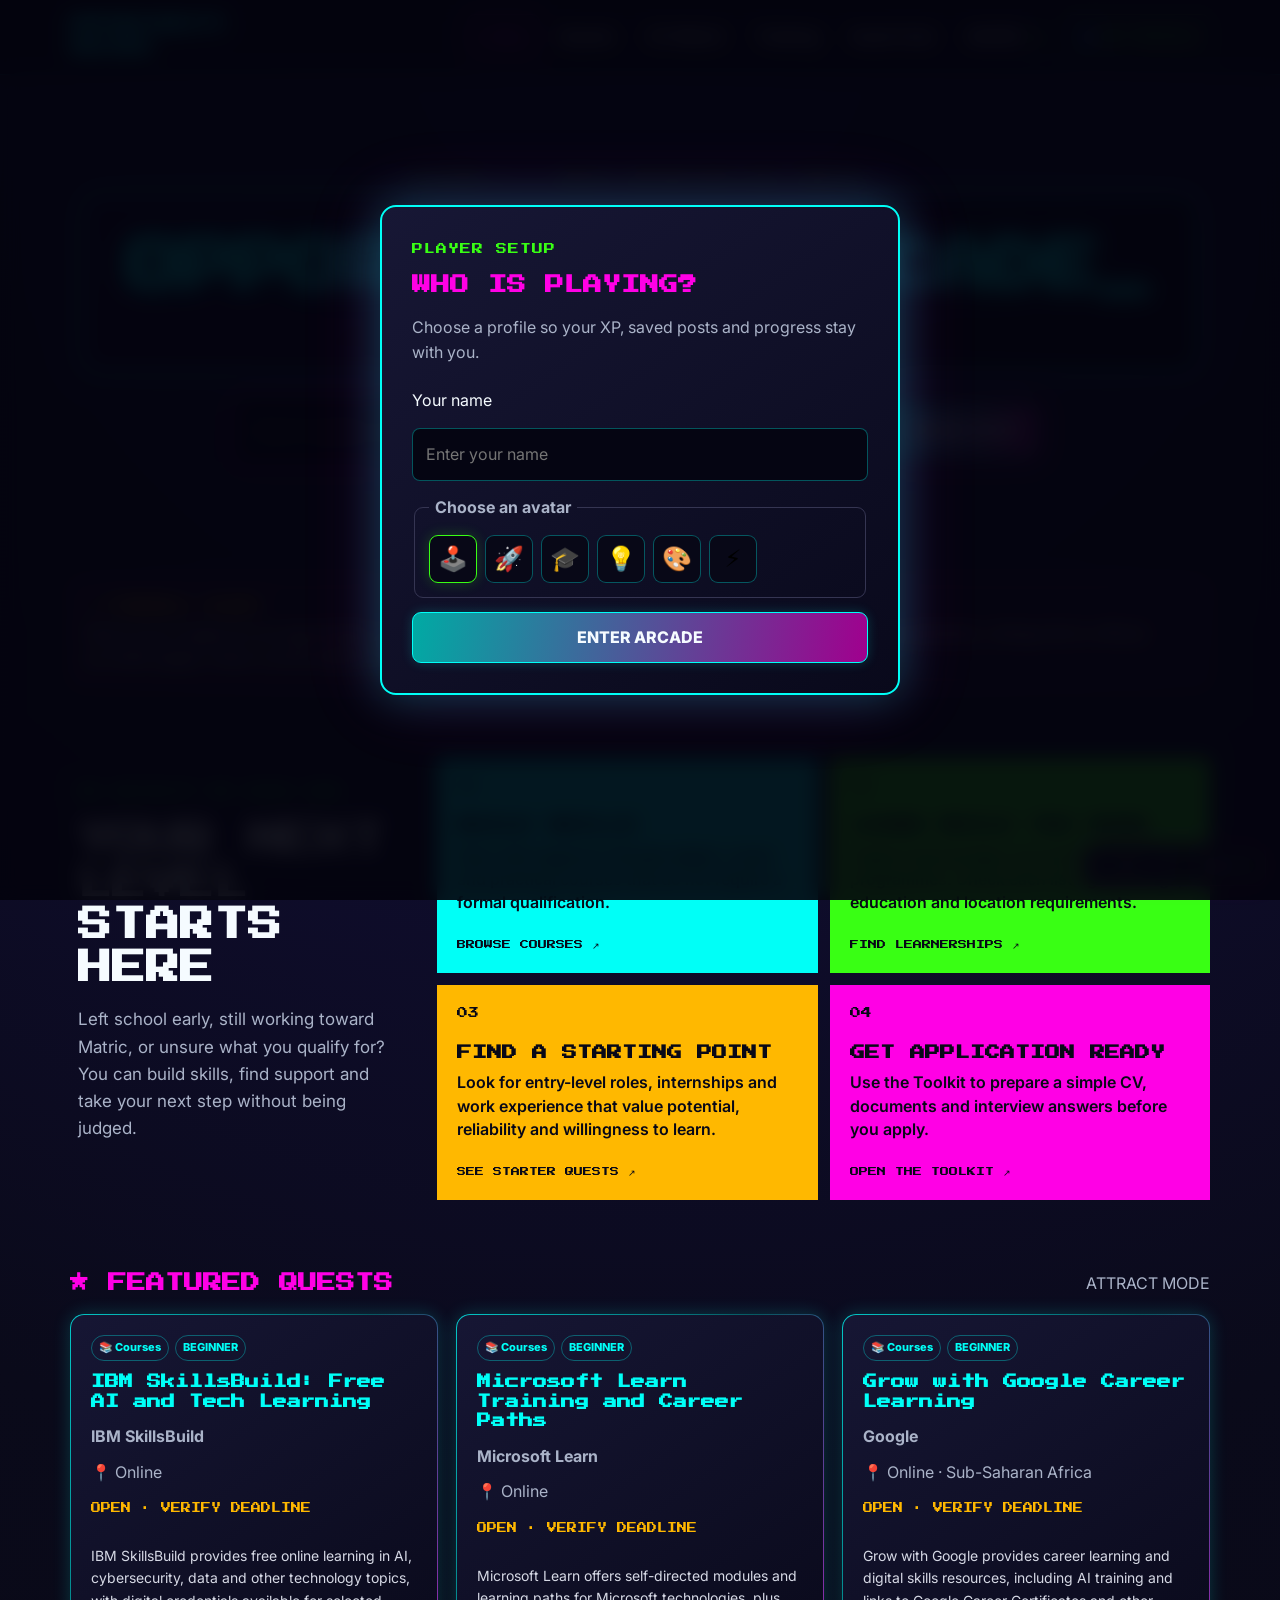
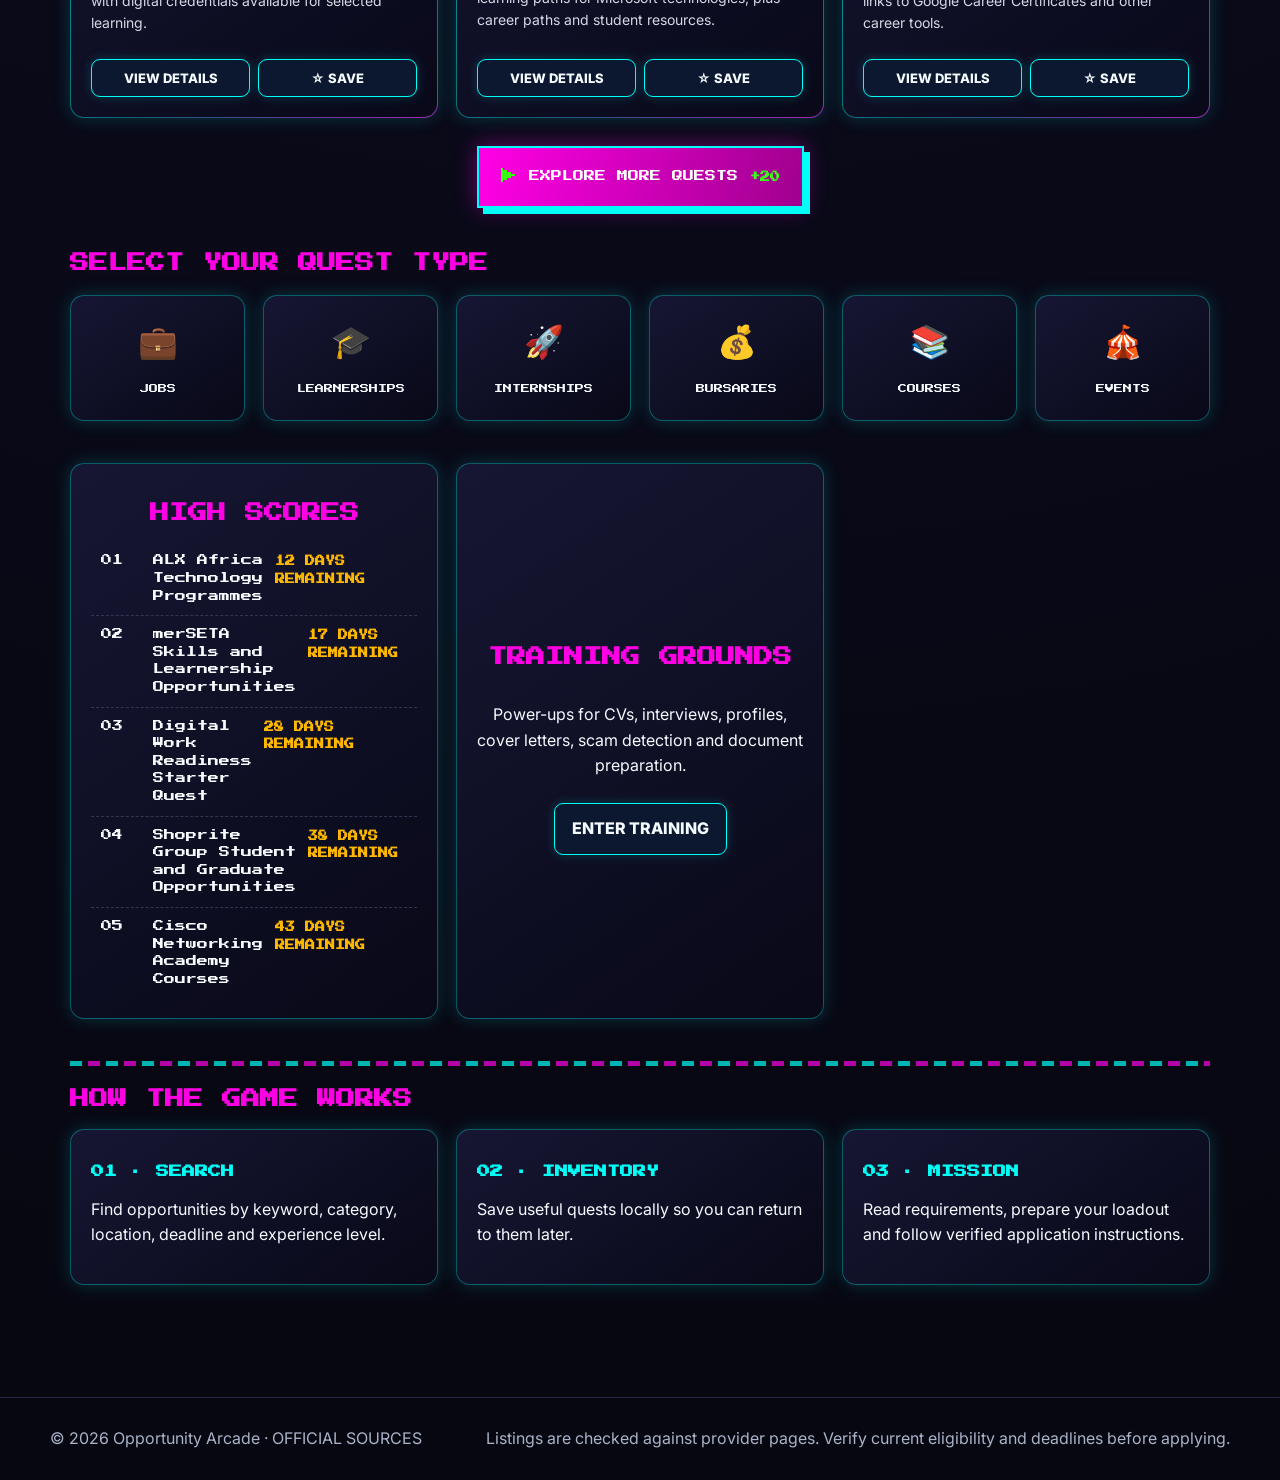
<file: index.html>
<!doctype html>
<html lang="en">
<head>
<meta charset="utf-8">
<meta name="viewport" content="width=device-width,initial-scale=1">
<meta name="description" content="Opportunity Arcade is a demo youth opportunities portal for young South Africans.">
<title>Arcade Lobby | Opportunity Arcade</title>
<link rel="preconnect" href="https://fonts.googleapis.com">
<link rel="preconnect" href="https://fonts.gstatic.com" crossorigin>
<link href="https://fonts.googleapis.com/css2?family=Inter:wght@400;600;700;800&family=Orbitron:wght@500;700&family=Press+Start+2P&display=swap" rel="stylesheet">
<link rel="stylesheet" href="css/styles.css"><link rel="stylesheet" href="css/arcade.css"><link rel="stylesheet" href="css/responsive.css">
</head><body><noscript><div class="alert danger" style="margin:10px">JavaScript is required for the interactive arcade features. Please enable JavaScript.</div></noscript>
<a class="skip-link" href="#main">Skip to content</a>
<header class="site-header"><nav class="nav" aria-label="Primary navigation">
<a class="brand" href="index.html">OPPORTUNITY<br>ARCADE</a>
<button class="menu-btn" aria-expanded="false" aria-controls="nav-links">☰ MENU</button>
<div class="nav-links" id="nav-links">
<a href="index.html" aria-current='page'>Lobby</a>
<a href="opportunities.html" >Quests</a>
<a href="career-match.html" >CV Match</a>
<a href="resources.html" >Training</a>
<a href="contact.html" >Insert Coin</a>
<a href="opportunities.html?saved=1">SAVED <span class="nav-count" id="saved-count">0</span></a>
<button id="profile-trigger" class="profile-trigger" type="button" aria-label="Open My Profile" aria-haspopup="dialog">👤 MY PROFILE</button>
</div></nav></header>
<div id="hud" class="hud" aria-live="polite"><span id="player-name">PLAYER 1</span> · XP <b id="hud-xp">0</b> · BADGES <b id="hud-badges">0</b></div>
<main id="main">
<section class="hero">
  <span class="eyebrow">PLAYER 1 // YOUTH OPPORTUNITIES PORTAL</span>
  <div class="marquee"><h1>OPPORTUNITY ARCADE</h1><p>Insert coin. Level up your future.</p></div>
  <div style="height:18px"></div>
  <form class="coin-search" action="opportunities.html" method="get" aria-label="Search opportunities">
    <label class="sr-only" for="home-search">Search opportunities</label>
    <input id="home-search" name="q" placeholder="Search quests, organisations or skills..." autocomplete="off">
    <button class="btn primary" type="submit">PRESS START</button>
  </form>
  <div style="display:flex;gap:10px;justify-content:center;flex-wrap:wrap;margin-top:16px">
    <a class="btn primary" href="opportunities.html">START GAME</a><a class="btn" href="opportunities.html?saved=1">SAVED POSTS <span class="nav-count" id="saved-count-hero">0</span></a>
  </div>
</section>
<div class="alert danger"><strong>⚠ FIREWALL ALERT</strong><br>Never pay to apply for an opportunity, never share passwords or OTPs, and verify organisations and links independently. Listings link to official provider pages; check current details before applying.</div>

<section class="section access-path" aria-labelledby="access-path-title">
<div class="access-path-intro"><span class="eyebrow">NO MATRIC? NO DEAD END.</span><h2 id="access-path-title">YOUR NEXT LEVEL STARTS HERE</h2><p>Left school early, still working toward Matric, or unsure what you qualify for? You can build skills, find support and take your next step without being judged.</p></div>
<div class="access-path-grid">
<a class="access-path-card access-cyan" href="opportunities.html?category=Courses"><span class="access-path-number">01</span><h3>BUILD SKILLS</h3><p>Start with beginner-friendly digital, career and practical courses that do not require a formal qualification.</p><span class="access-link">BROWSE COURSES ↗</span></a>
<a class="access-path-card access-lime" href="opportunities.html?category=Learnerships"><span class="access-path-number">02</span><h3>LEARN WHILE YOU WORK</h3><p>Explore learnerships and training programmes. Check each listing for its age, education and location requirements.</p><span class="access-link">FIND LEARNERSHIPS ↗</span></a>
<a class="access-path-card access-amber" href="opportunities.html?category=Jobs&amp;level=Beginner"><span class="access-path-number">03</span><h3>FIND A STARTING POINT</h3><p>Look for entry-level roles, internships and work experience that value potential, reliability and willingness to learn.</p><span class="access-link">SEE STARTER QUESTS ↗</span></a>
<a class="access-path-card access-magenta" href="resources.html"><span class="access-path-number">04</span><h3>GET APPLICATION READY</h3><p>Use the Toolkit to prepare a simple CV, documents and interview answers before you apply.</p><span class="access-link">OPEN THE TOOLKIT ↗</span></a>
</div>
</section>

<section class="section">
<div class="section-head"><h2>★ FEATURED QUESTS</h2><span class="muted">ATTRACT MODE</span></div>
<div id="featured" class="grid" aria-live="polite"></div>
<a class="explore-quests" href="opportunities.html"><span>▶</span> EXPLORE MORE QUESTS <b>+20</b></a>
</section>

<section class="section">
<div class="section-head"><h2>SELECT YOUR QUEST TYPE</h2></div>
<div class="grid category-grid">
<a class="tile" href="opportunities.html?category=Jobs"><span class="tile-icon">💼</span><span>JOBS</span></a>
<a class="tile" href="opportunities.html?category=Learnerships"><span class="tile-icon">🎓</span><span>LEARNERSHIPS</span></a>
<a class="tile" href="opportunities.html?category=Internships"><span class="tile-icon">🚀</span><span>INTERNSHIPS</span></a>
<a class="tile" href="opportunities.html?category=Bursaries"><span class="tile-icon">💰</span><span>BURSARIES</span></a>
<a class="tile" href="opportunities.html?category=Courses"><span class="tile-icon">📚</span><span>COURSES</span></a>
<a class="tile" href="opportunities.html?category=Career Events"><span class="tile-icon">🎪</span><span>EVENTS</span></a>
</div></section>

<section class="section grid home-panels">
<div class="card"><h2>HIGH SCORES</h2><div id="deadlines" class="highscores"></div></div>
<div class="card"><h2>TRAINING GROUNDS</h2><p>Power-ups for CVs, interviews, profiles, cover letters, scam detection and document preparation.</p><a class="btn" href="resources.html">ENTER TRAINING</a></div>
</section>

<section class="section">
<div class="pixel-divider"></div>
<h2>HOW THE GAME WORKS</h2>
<div class="grid">
<div class="card"><h3>01 · SEARCH</h3><p>Find opportunities by keyword, category, location, deadline and experience level.</p></div>
<div class="card"><h3>02 · INVENTORY</h3><p>Save useful quests locally so you can return to them later.</p></div>
<div class="card"><h3>03 · MISSION</h3><p>Read requirements, prepare your loadout and follow verified application instructions.</p></div>
</div></section>
</main><footer><div class="footer-inner"><span>© 2026 Opportunity Arcade · OFFICIAL SOURCES</span><span>Listings are checked against provider pages. Verify current eligibility and deadlines before applying.</span></div></footer>
<script src="js/app.js" defer></script><script src="js/home.js" defer></script><script src="js/render.js" defer></script>
</body></html>
</file>
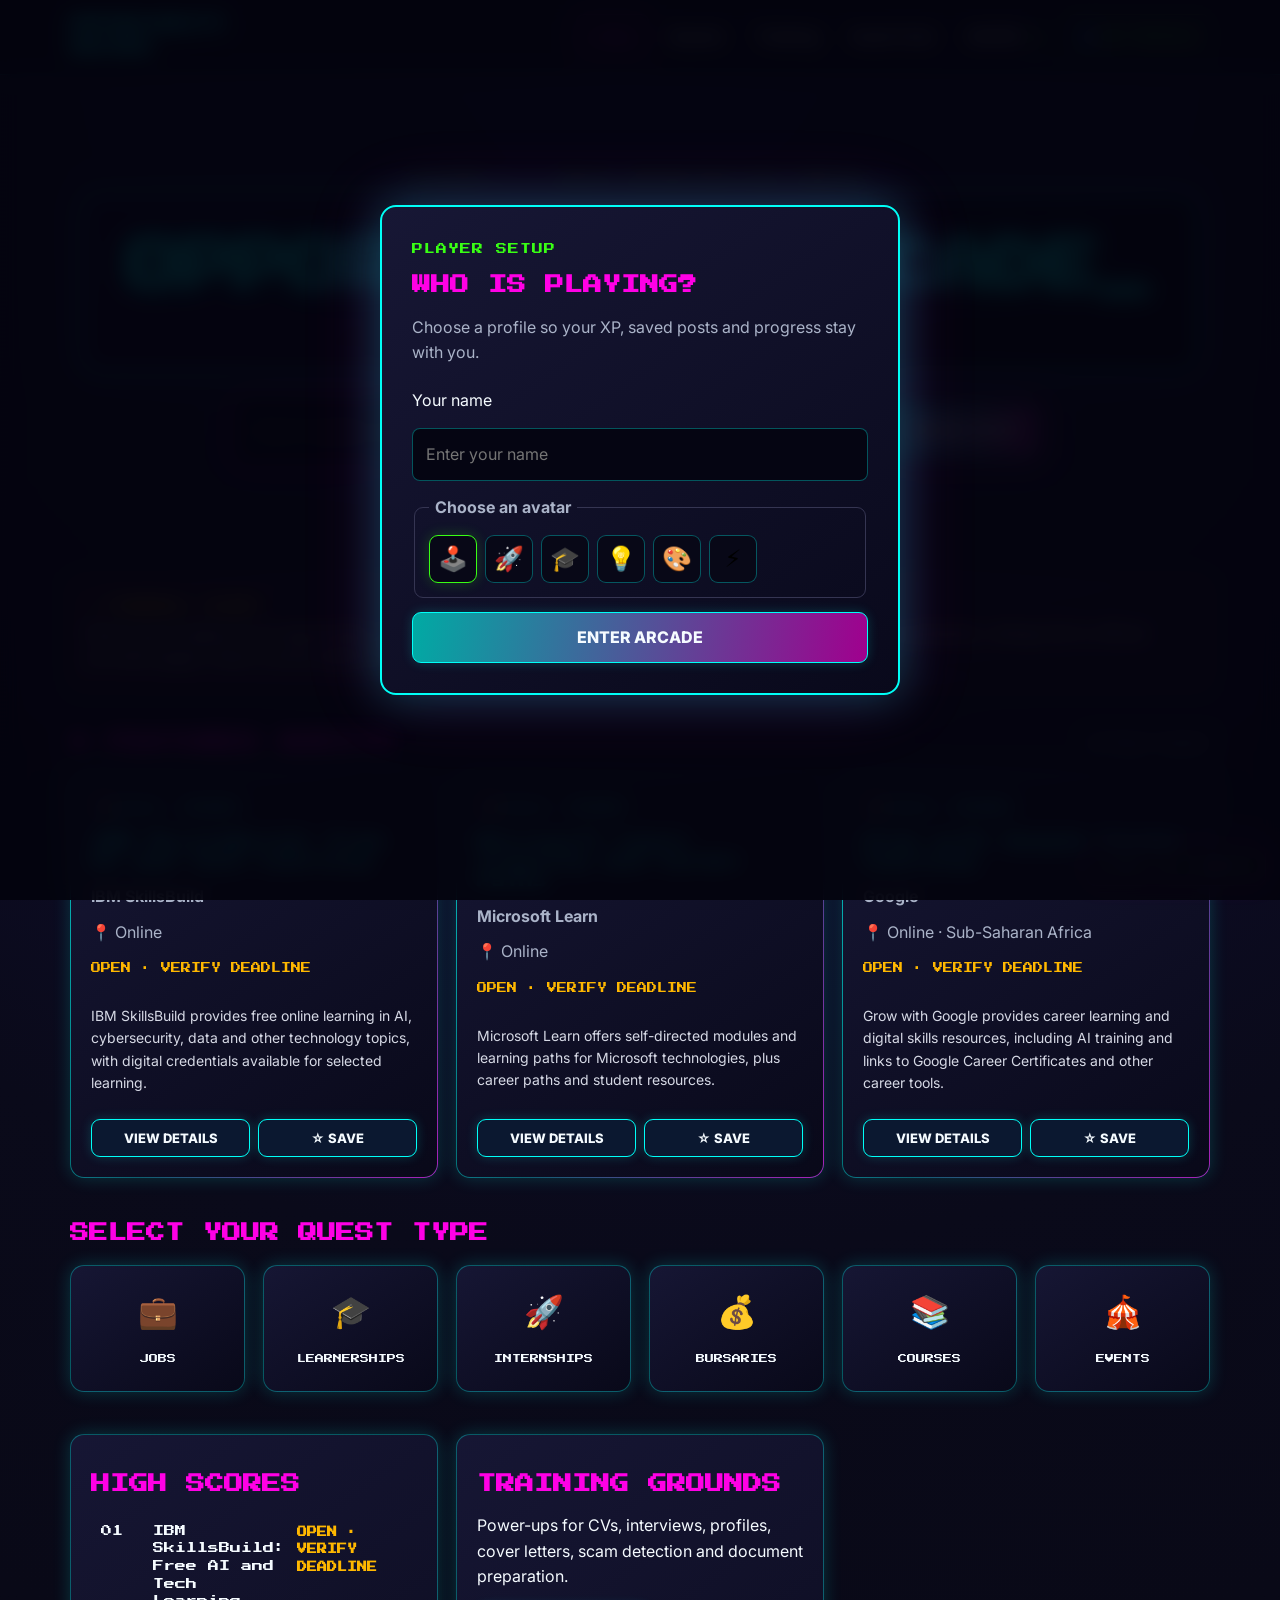
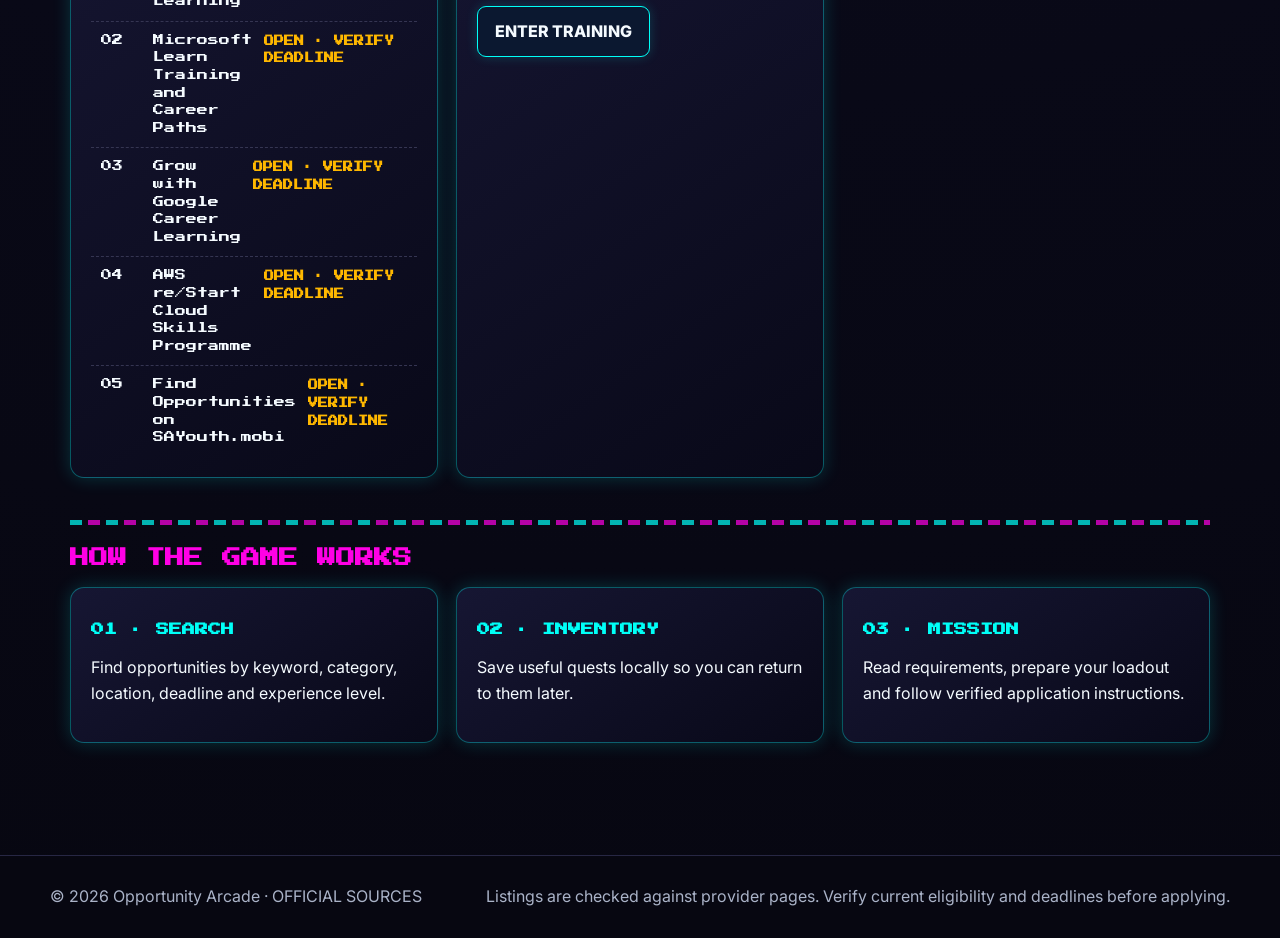
<file: opportunity-arcade/index.html>
<!doctype html>
<html lang="en">
<head>
<meta charset="utf-8">
<meta name="viewport" content="width=device-width,initial-scale=1">
<meta name="description" content="Opportunity Arcade is a demo youth opportunities portal for young South Africans.">
<title>Arcade Lobby | Opportunity Arcade</title>
<link rel="preconnect" href="https://fonts.googleapis.com">
<link rel="preconnect" href="https://fonts.gstatic.com" crossorigin>
<link href="https://fonts.googleapis.com/css2?family=Inter:wght@400;600;700;800&family=Orbitron:wght@500;700&family=Press+Start+2P&display=swap" rel="stylesheet">
<link rel="stylesheet" href="css/styles.css"><link rel="stylesheet" href="css/arcade.css"><link rel="stylesheet" href="css/responsive.css">
</head><body><noscript><div class="alert danger" style="margin:10px">JavaScript is required for the interactive arcade features. Please enable JavaScript.</div></noscript>
<a class="skip-link" href="#main">Skip to content</a>
<header class="site-header"><nav class="nav" aria-label="Primary navigation">
<a class="brand" href="index.html">OPPORTUNITY<br>ARCADE</a>
<button class="menu-btn" aria-expanded="false" aria-controls="nav-links">☰ MENU</button>
<div class="nav-links" id="nav-links">
<a href="index.html" aria-current='page'>Lobby</a>
<a href="opportunities.html" >Quests</a>
<a href="resources.html" >Training</a>
<a href="contact.html" >Insert Coin</a>
<a href="opportunities.html?saved=1">SAVED <span class="nav-count" id="saved-count">0</span></a>
<button id="profile-trigger" class="profile-trigger" type="button" aria-label="Open My Profile" aria-haspopup="dialog">👤 MY PROFILE</button>
</div></nav></header>
<div id="hud" class="hud" aria-live="polite"><span id="player-name">PLAYER 1</span> · XP <b id="hud-xp">0</b> · BADGES <b id="hud-badges">0</b></div>
<main id="main">
<section class="hero">
  <span class="eyebrow">PLAYER 1 // YOUTH OPPORTUNITIES PORTAL</span>
  <div class="marquee"><h1>OPPORTUNITY ARCADE</h1><p>Insert coin. Level up your future.</p></div>
  <div style="height:18px"></div>
  <form class="coin-search" action="opportunities.html" method="get" aria-label="Search opportunities">
    <label class="sr-only" for="home-search">Search opportunities</label>
    <input id="home-search" name="q" placeholder="Search quests, organisations or skills..." autocomplete="off">
    <button class="btn primary" type="submit">PRESS START</button>
  </form>
  <div style="display:flex;gap:10px;justify-content:center;flex-wrap:wrap;margin-top:16px">
    <a class="btn primary" href="opportunities.html">START GAME</a><a class="btn" href="opportunities.html?saved=1">SAVED POSTS <span class="nav-count" id="saved-count-hero">0</span></a>
  </div>
</section>
<div class="alert danger"><strong>⚠ FIREWALL ALERT</strong><br>Never pay to apply for an opportunity, never share passwords or OTPs, and verify organisations and links independently. Listings link to official provider pages; check current details before applying.</div>

<section class="section">
<div class="section-head"><h2>★ FEATURED QUESTS</h2><span class="muted">ATTRACT MODE</span></div>
<div id="featured" class="grid" aria-live="polite"></div>
</section>

<section class="section">
<div class="section-head"><h2>SELECT YOUR QUEST TYPE</h2></div>
<div class="grid category-grid">
<a class="tile" href="opportunities.html?category=Jobs"><span class="tile-icon">💼</span><span>JOBS</span></a>
<a class="tile" href="opportunities.html?category=Learnerships"><span class="tile-icon">🎓</span><span>LEARNERSHIPS</span></a>
<a class="tile" href="opportunities.html?category=Internships"><span class="tile-icon">🚀</span><span>INTERNSHIPS</span></a>
<a class="tile" href="opportunities.html?category=Bursaries"><span class="tile-icon">💰</span><span>BURSARIES</span></a>
<a class="tile" href="opportunities.html?category=Courses"><span class="tile-icon">📚</span><span>COURSES</span></a>
<a class="tile" href="opportunities.html?category=Career Events"><span class="tile-icon">🎪</span><span>EVENTS</span></a>
</div></section>

<section class="section grid">
<div class="card"><h2>HIGH SCORES</h2><div id="deadlines" class="highscores"></div></div>
<div class="card"><h2>TRAINING GROUNDS</h2><p>Power-ups for CVs, interviews, profiles, cover letters, scam detection and document preparation.</p><a class="btn" href="resources.html">ENTER TRAINING</a></div>
</section>

<section class="section">
<div class="pixel-divider"></div>
<h2>HOW THE GAME WORKS</h2>
<div class="grid">
<div class="card"><h3>01 · SEARCH</h3><p>Find opportunities by keyword, category, location, deadline and experience level.</p></div>
<div class="card"><h3>02 · INVENTORY</h3><p>Save useful quests locally so you can return to them later.</p></div>
<div class="card"><h3>03 · MISSION</h3><p>Read requirements, prepare your loadout and follow verified application instructions.</p></div>
</div></section>
</main><footer><div class="footer-inner"><span>© 2026 Opportunity Arcade · OFFICIAL SOURCES</span><span>Listings are checked against provider pages. Verify current eligibility and deadlines before applying.</span></div></footer>
<script src="js/app.js" defer></script><script src="js/home.js" defer></script><script src="js/render.js" defer></script>
</body></html>
</file>
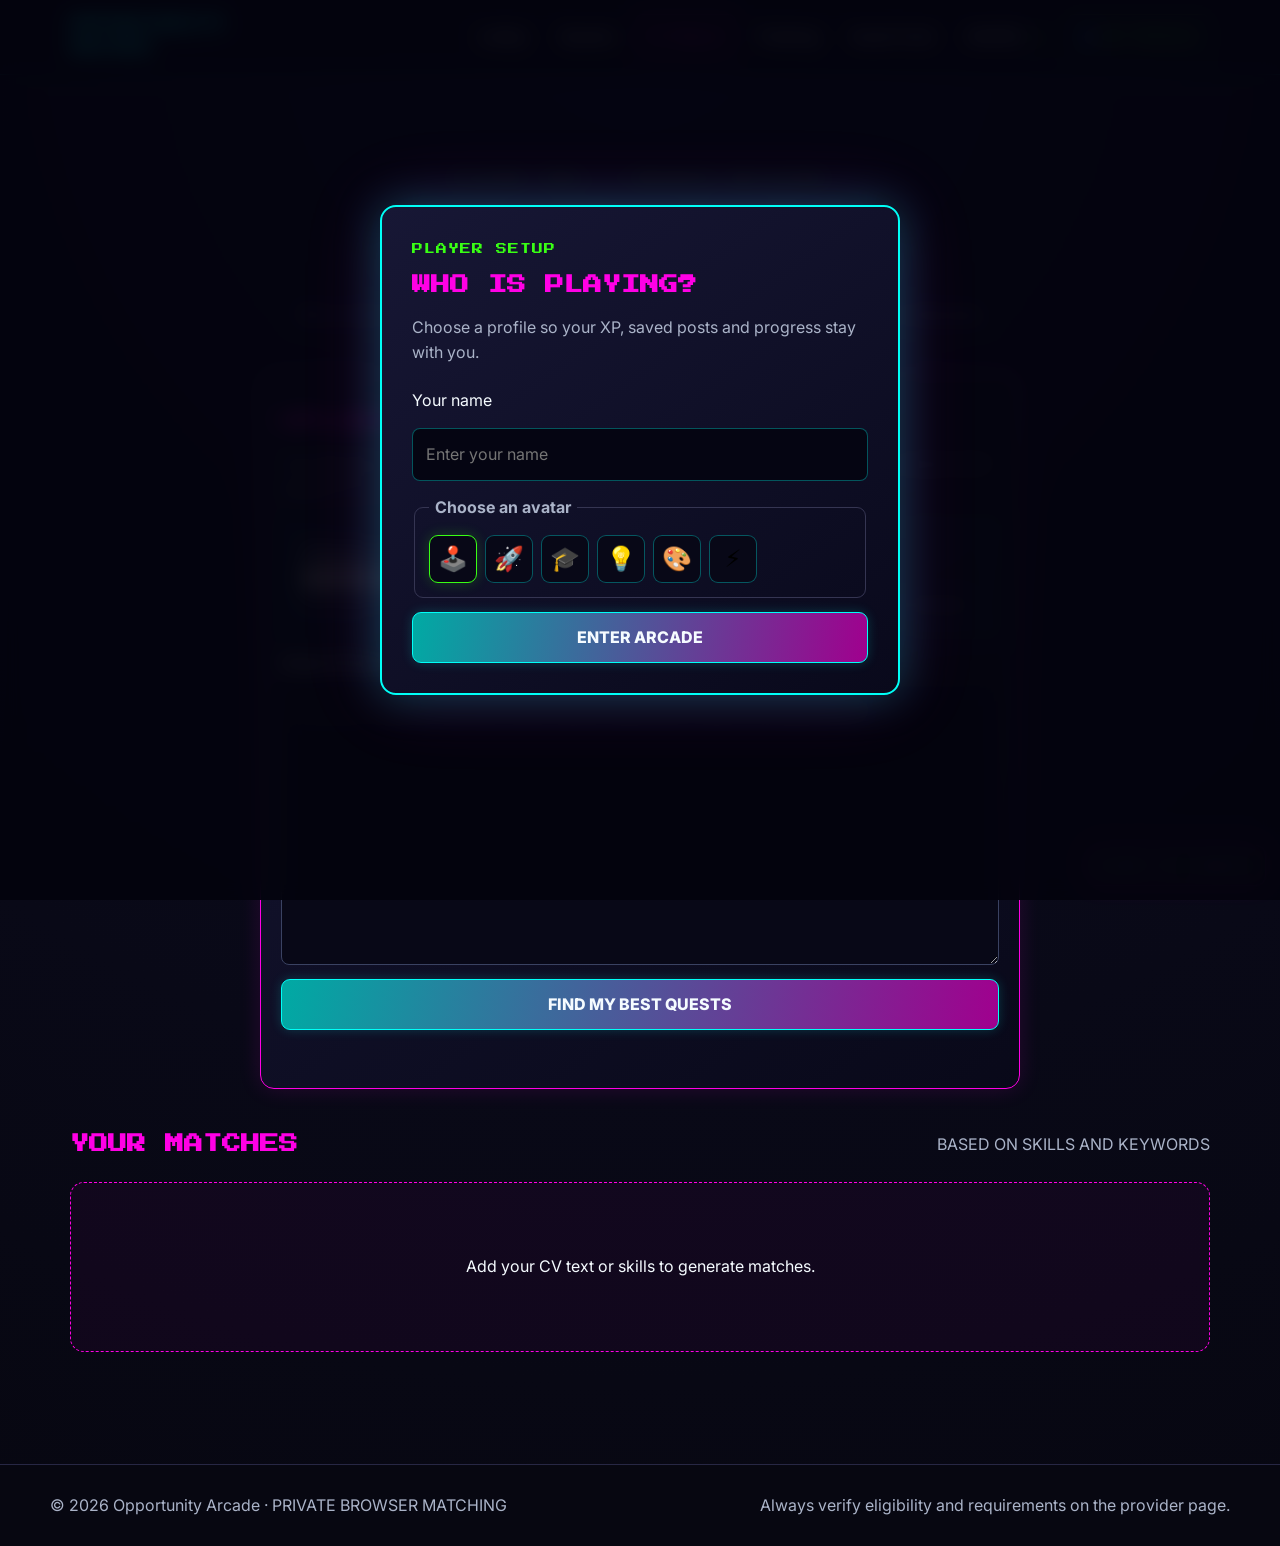
<file: career-match.html>
<!doctype html>
<html lang="en">
<head>
<meta charset="utf-8">
<meta name="viewport" content="width=device-width,initial-scale=1">
<meta name="description" content="Find Opportunity Arcade quests that match your CV and skills.">
<title>CV Match | Opportunity Arcade</title>
<link rel="preconnect" href="https://fonts.googleapis.com">
<link rel="preconnect" href="https://fonts.gstatic.com" crossorigin>
<link href="https://fonts.googleapis.com/css2?family=Inter:wght@400;600;700;800&family=Orbitron:wght@500;700&family=Press+Start+2P&display=swap" rel="stylesheet">
<link rel="stylesheet" href="css/styles.css"><link rel="stylesheet" href="css/arcade.css"><link rel="stylesheet" href="css/responsive.css">
</head><body><noscript><div class="alert danger" style="margin:10px">JavaScript is required for CV matching.</div></noscript>
<a class="skip-link" href="#main">Skip to content</a>
<header class="site-header"><nav class="nav" aria-label="Primary navigation">
<a class="brand" href="index.html">OPPORTUNITY<br>ARCADE</a>
<button class="menu-btn" aria-expanded="false" aria-controls="nav-links">☰ MENU</button>
<div class="nav-links" id="nav-links">
<a href="index.html">Lobby</a><a href="opportunities.html">Quests</a><a href="career-match.html" aria-current="page">CV Match</a><a href="resources.html">Training</a><a href="contact.html">Insert Coin</a><a href="opportunities.html?saved=1">SAVED <span class="nav-count" id="saved-count">0</span></a><button id="profile-trigger" class="profile-trigger" type="button" aria-label="Open My Profile" aria-haspopup="dialog">👤 MY PROFILE</button>
</div></nav></header>
<div id="hud" class="hud" aria-live="polite"><span id="player-name">PLAYER 1</span> · XP <b id="hud-xp">0</b> · BADGES <b id="hud-badges">0</b></div>
<main id="main">
<section class="hero"><span class="eyebrow">PLAYER TOOL // PRIVATE MATCHING</span><h1>CV Match</h1><p>Tell us what you can do and find quests that fit your skills, experience and interests.</p></section>
<section class="card arcade-panel match-form">
<h2>UPLOAD YOUR CV</h2><p class="muted">Your file stays in this browser. Nothing is uploaded to a server. For the best match, upload a text-based CV or paste its text below.</p>
<form id="match-form"><div class="match-upload"><label for="cv-file"><strong>Choose a CV file</strong></label><input id="cv-file" type="file" accept=".txt,.md,.pdf,.doc,.docx" aria-describedby="file-help"><small id="file-help" class="muted">PDF and Word files can be selected; paste the text below if their contents cannot be read in your browser.</small></div><div class="field"><label for="cv-text">Paste CV text or add your skills</label><textarea id="cv-text" class="textarea" rows="10" placeholder="Example: customer service, Excel, Python, teamwork, matric, driving licence..."></textarea></div><button class="btn primary" type="submit">FIND MY BEST QUESTS</button><div id="match-status" class="match-status" aria-live="polite"></div></form>
</section>
<section class="section"><div class="section-head"><h2 id="match-title">YOUR MATCHES</h2><span class="muted">BASED ON SKILLS AND KEYWORDS</span></div><div id="match-results" class="match-results"><div class="empty"><p>Add your CV text or skills to generate matches.</p></div></div></section>
</main><footer><div class="footer-inner"><span>© 2026 Opportunity Arcade · PRIVATE BROWSER MATCHING</span><span>Always verify eligibility and requirements on the provider page.</span></div></footer>
<script src="js/app.js" defer></script><script src="js/match.js" defer></script>
</body></html>
</file>
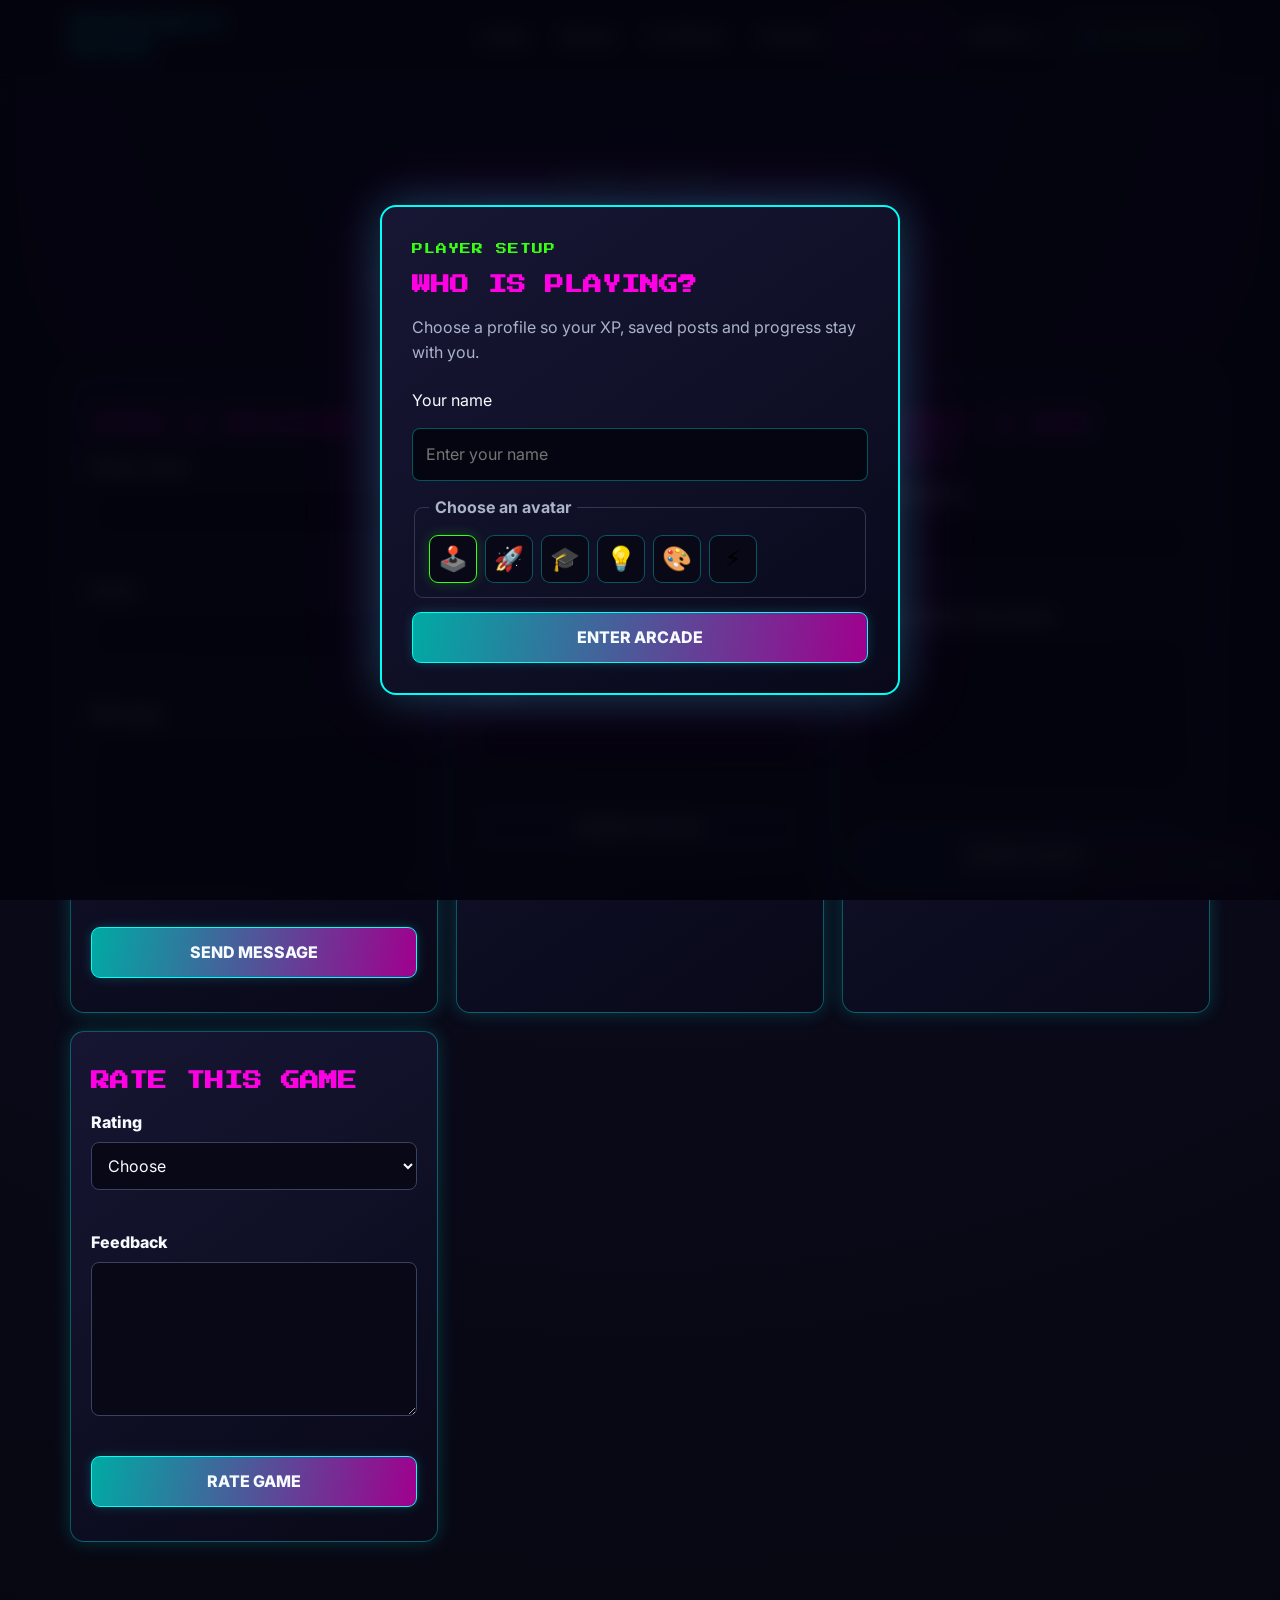
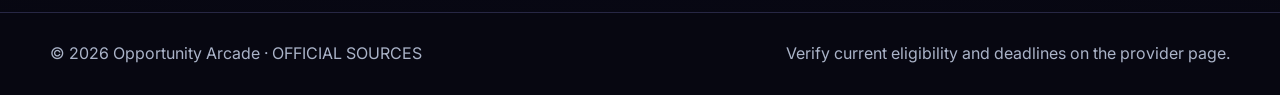
<file: contact.html>
<!doctype html>
<html lang="en">
<head>
<meta charset="utf-8">
<meta name="viewport" content="width=device-width,initial-scale=1">
<meta name="description" content="Opportunity Arcade is a demo youth opportunities portal for young South Africans.">
<title>Insert Coin | Opportunity Arcade</title>
<link rel="preconnect" href="https://fonts.googleapis.com">
<link rel="preconnect" href="https://fonts.gstatic.com" crossorigin>
<link href="https://fonts.googleapis.com/css2?family=Inter:wght@400;600;700;800&family=Orbitron:wght@500;700&family=Press+Start+2P&display=swap" rel="stylesheet">
<link rel="stylesheet" href="css/styles.css"><link rel="stylesheet" href="css/arcade.css"><link rel="stylesheet" href="css/responsive.css">
</head><body><noscript><div class="alert danger" style="margin:10px">JavaScript is required for the interactive arcade features. Please enable JavaScript.</div></noscript>
<a class="skip-link" href="#main">Skip to content</a>
<header class="site-header"><nav class="nav" aria-label="Primary navigation">
<a class="brand" href="index.html">OPPORTUNITY<br>ARCADE</a>
<button class="menu-btn" aria-expanded="false" aria-controls="nav-links">☰ MENU</button>
<div class="nav-links" id="nav-links">
<a href="index.html" >Lobby</a>
<a href="opportunities.html" >Quests</a>
<a href="career-match.html" >CV Match</a>
<a href="resources.html" >Training</a>
<a href="contact.html" aria-current='page'>Insert Coin</a>
<a href="opportunities.html?saved=1">SAVED <span class="nav-count" id="saved-count">0</span></a>
<button id="profile-trigger" class="profile-trigger" type="button" aria-label="Open My Profile" aria-haspopup="dialog">👤 MY PROFILE</button>
</div></nav></header>
<div id="hud" class="hud" aria-live="polite"><span id="player-name">PLAYER 1</span> · XP <b id="hud-xp">0</b> · BADGES <b id="hud-badges">0</b></div>
<main id="main">
<section class="hero"><span class="eyebrow">PLAYER SUPPORT</span><h1 style="font-size:28px">INSERT COIN</h1><p>Send a message, report a glitch, suggest a quest or rate the game.</p><a class="btn small" href="career-match.html">CV Match</a></section>
<div class="grid">
<article class="card"><h2>SEND A MESSAGE</h2><form class="contact-form" data-form-type="enquiry"><div class="field"><label for="name1">Player name</label><input id="name1" name="name" class="input" required><small class="error"></small></div><div class="field"><label for="email1">Email</label><input id="email1" name="email" type="email" class="input" required><small class="error"></small></div><div class="field"><label for="message1">Message</label><textarea id="message1" name="message" class="textarea" rows="5" required minlength="10"></textarea><small class="error"></small></div><button class="btn primary" type="submit">SEND MESSAGE</button><div class="form-status"></div></form></article>
<article class="card"><h2>REPORT A GLITCH</h2><form class="contact-form" data-form-type="report"><div class="field"><label for="report">What is incorrect or expired?</label><textarea id="report" name="message" class="textarea" rows="5" required minlength="10"></textarea><small class="error"></small></div><div class="field"><label for="email2">Email</label><input id="email2" name="email" type="email" class="input" required><small class="error"></small></div><button class="btn danger" type="submit">REPORT GLITCH</button><div class="form-status"></div></form></article>
<article class="card"><h2>SUBMIT A NEW QUEST</h2><form class="contact-form" data-form-type="suggest"><div class="field"><label for="org">Organisation</label><input id="org" name="organisation" class="input" required><small class="error"></small></div><div class="field"><label for="quest">Opportunity information</label><textarea id="quest" name="message" class="textarea" rows="5" required minlength="10"></textarea><small class="error"></small></div><button class="btn" type="submit">SUBMIT QUEST</button><div class="form-status"></div></form></article>
<article class="card"><h2>RATE THIS GAME</h2><form class="contact-form" data-form-type="feedback"><div class="field"><label for="rating">Rating</label><select id="rating" name="rating" class="select" required><option value="">Choose</option><option>5 - Excellent</option><option>4 - Good</option><option>3 - Okay</option><option>2 - Needs work</option><option>1 - Poor</option></select><small class="error"></small></div><div class="field"><label for="feedback">Feedback</label><textarea id="feedback" name="message" class="textarea" rows="5" required minlength="10"></textarea><small class="error"></small></div><button class="btn primary" type="submit">RATE GAME</button><div class="form-status"></div></form></article>
</div>
</main><footer><div class="footer-inner"><span>© 2026 Opportunity Arcade · OFFICIAL SOURCES</span><span>Verify current eligibility and deadlines on the provider page.</span></div></footer>
<script src="js/app.js" defer></script><script src="js/validation.js" defer></script>
</body></html>
</file>
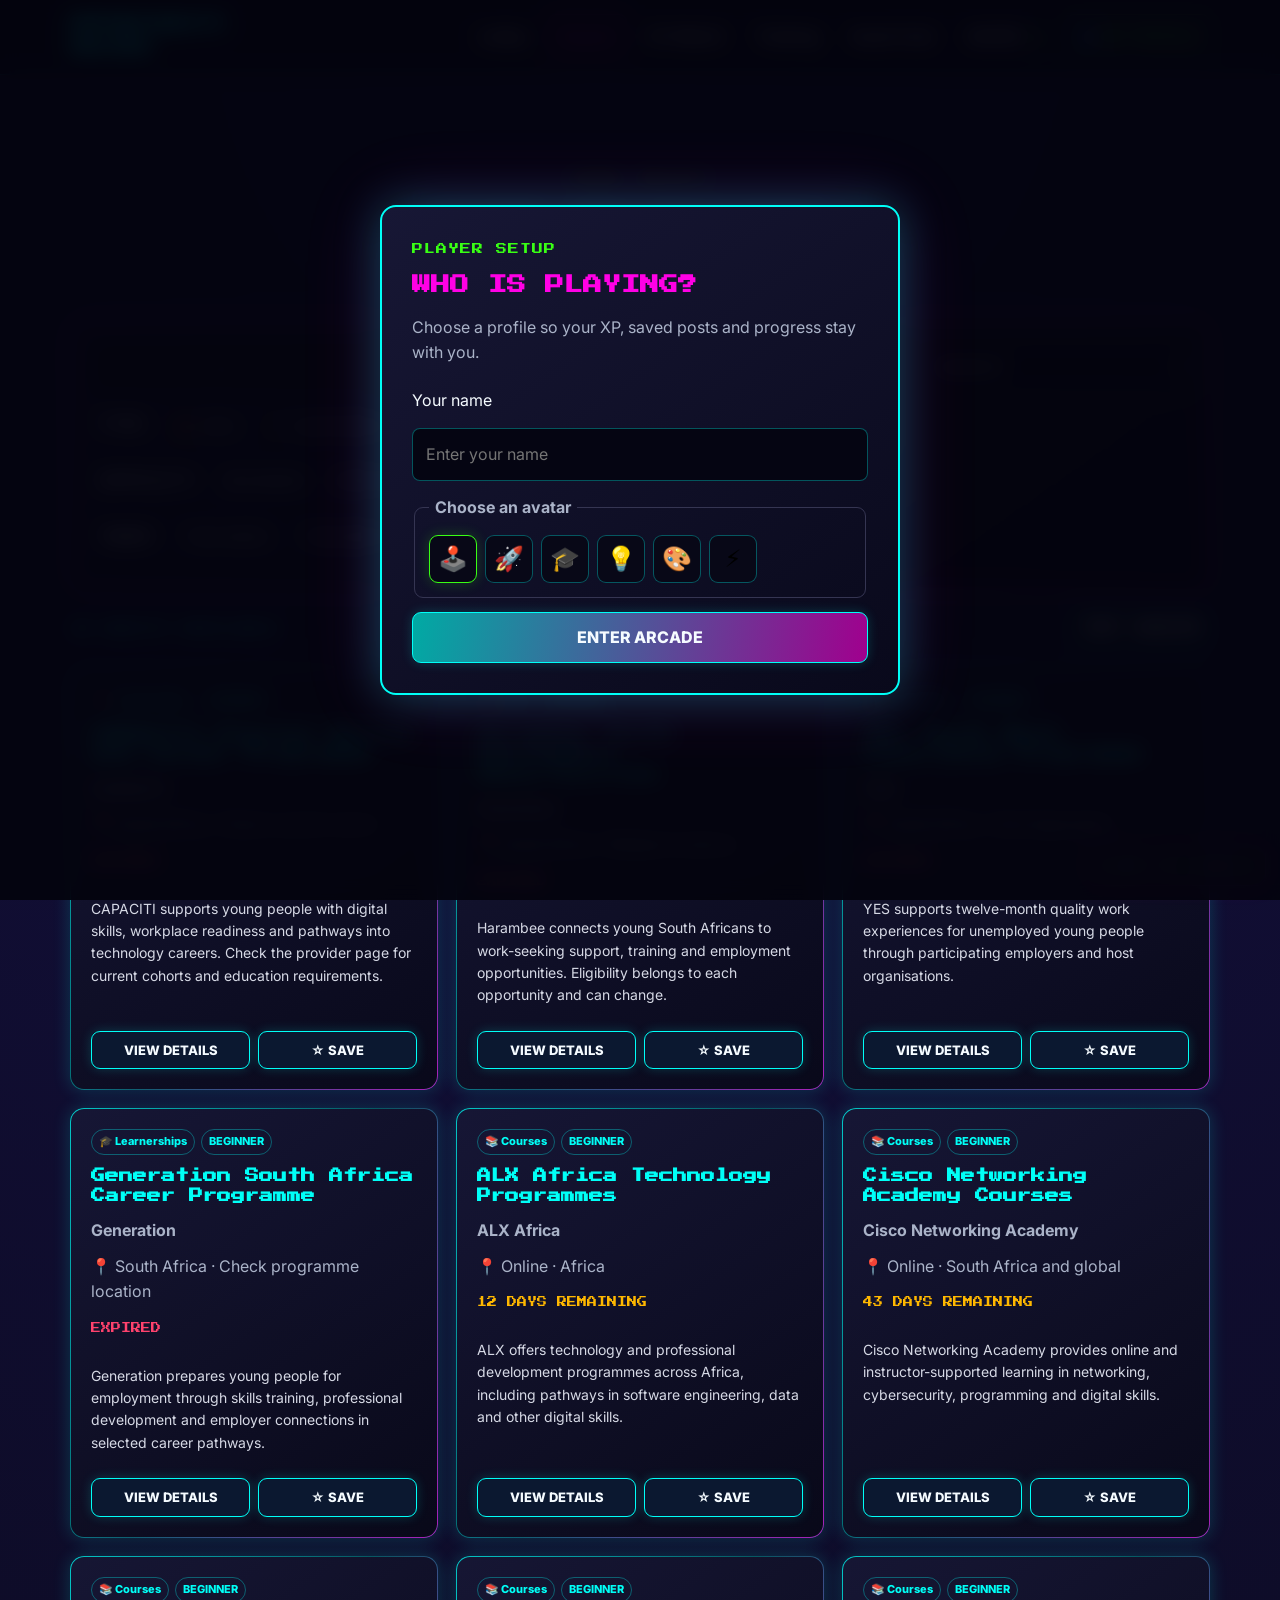
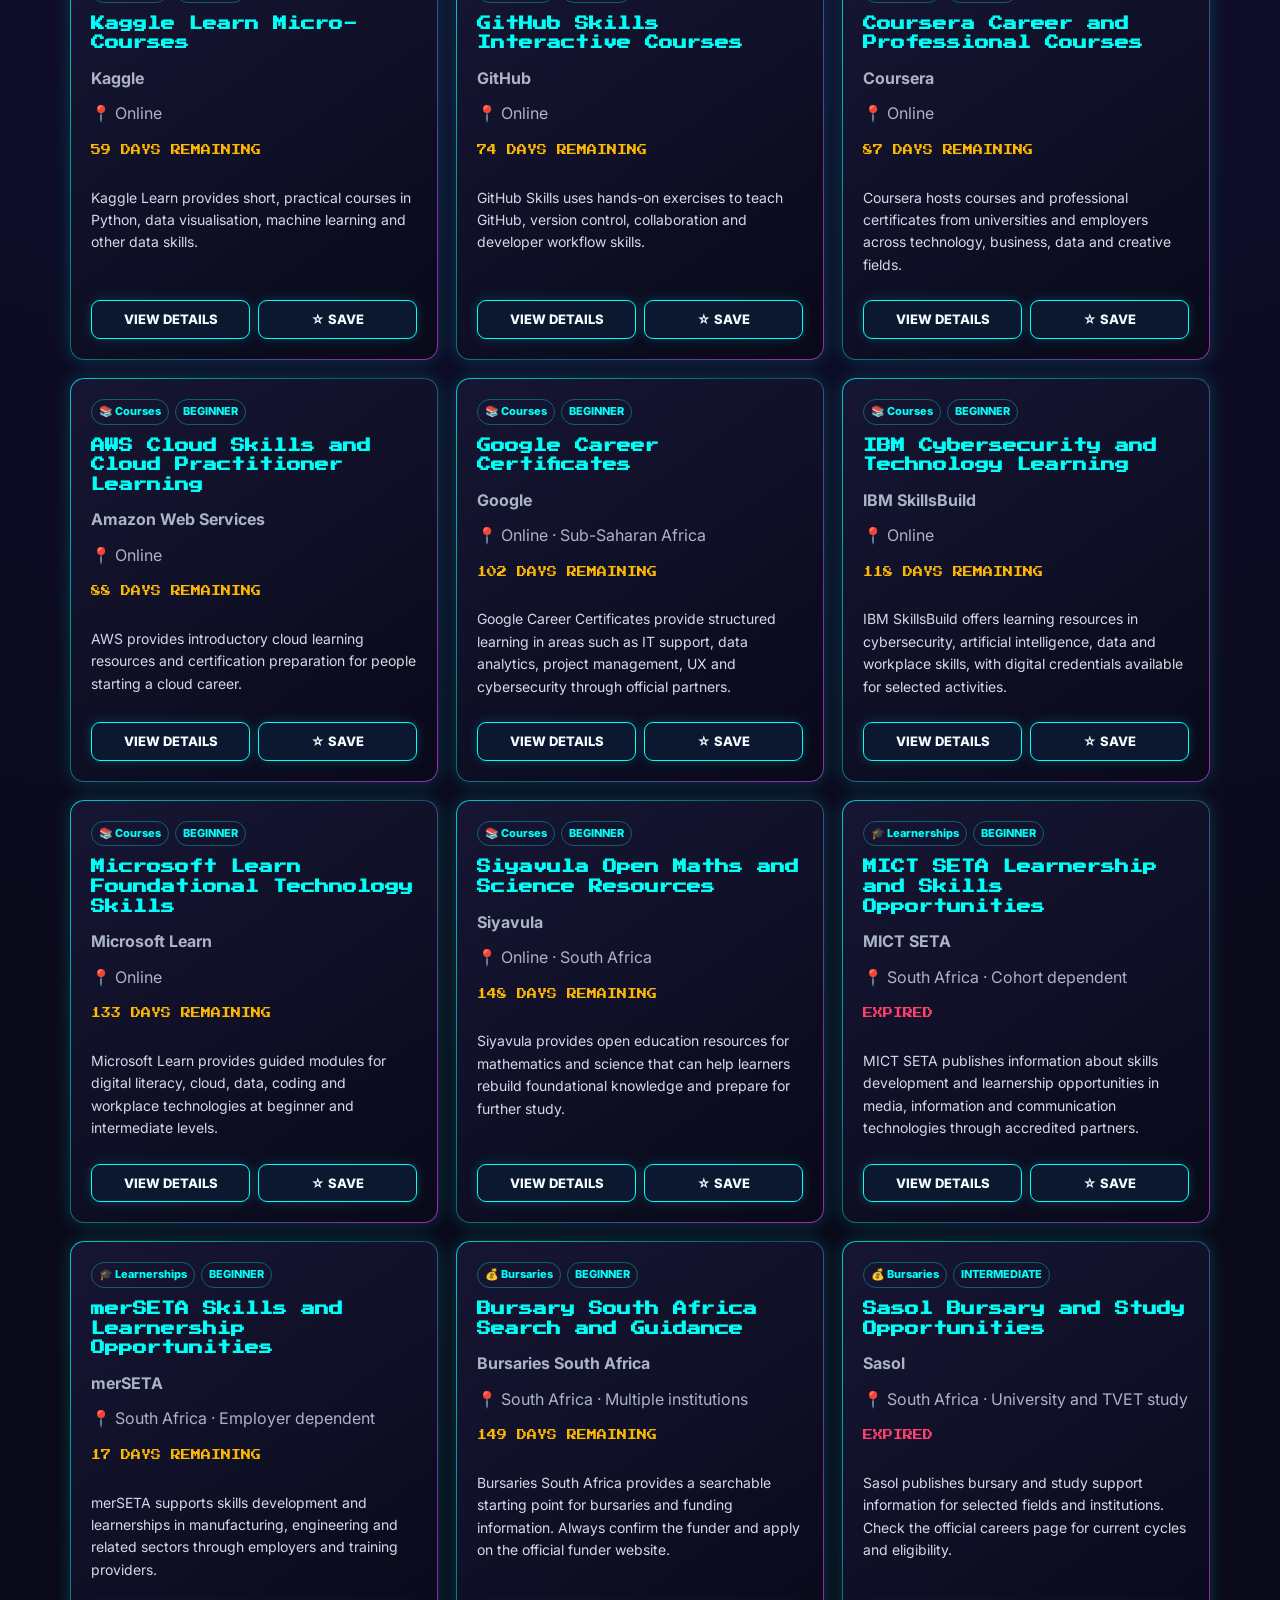
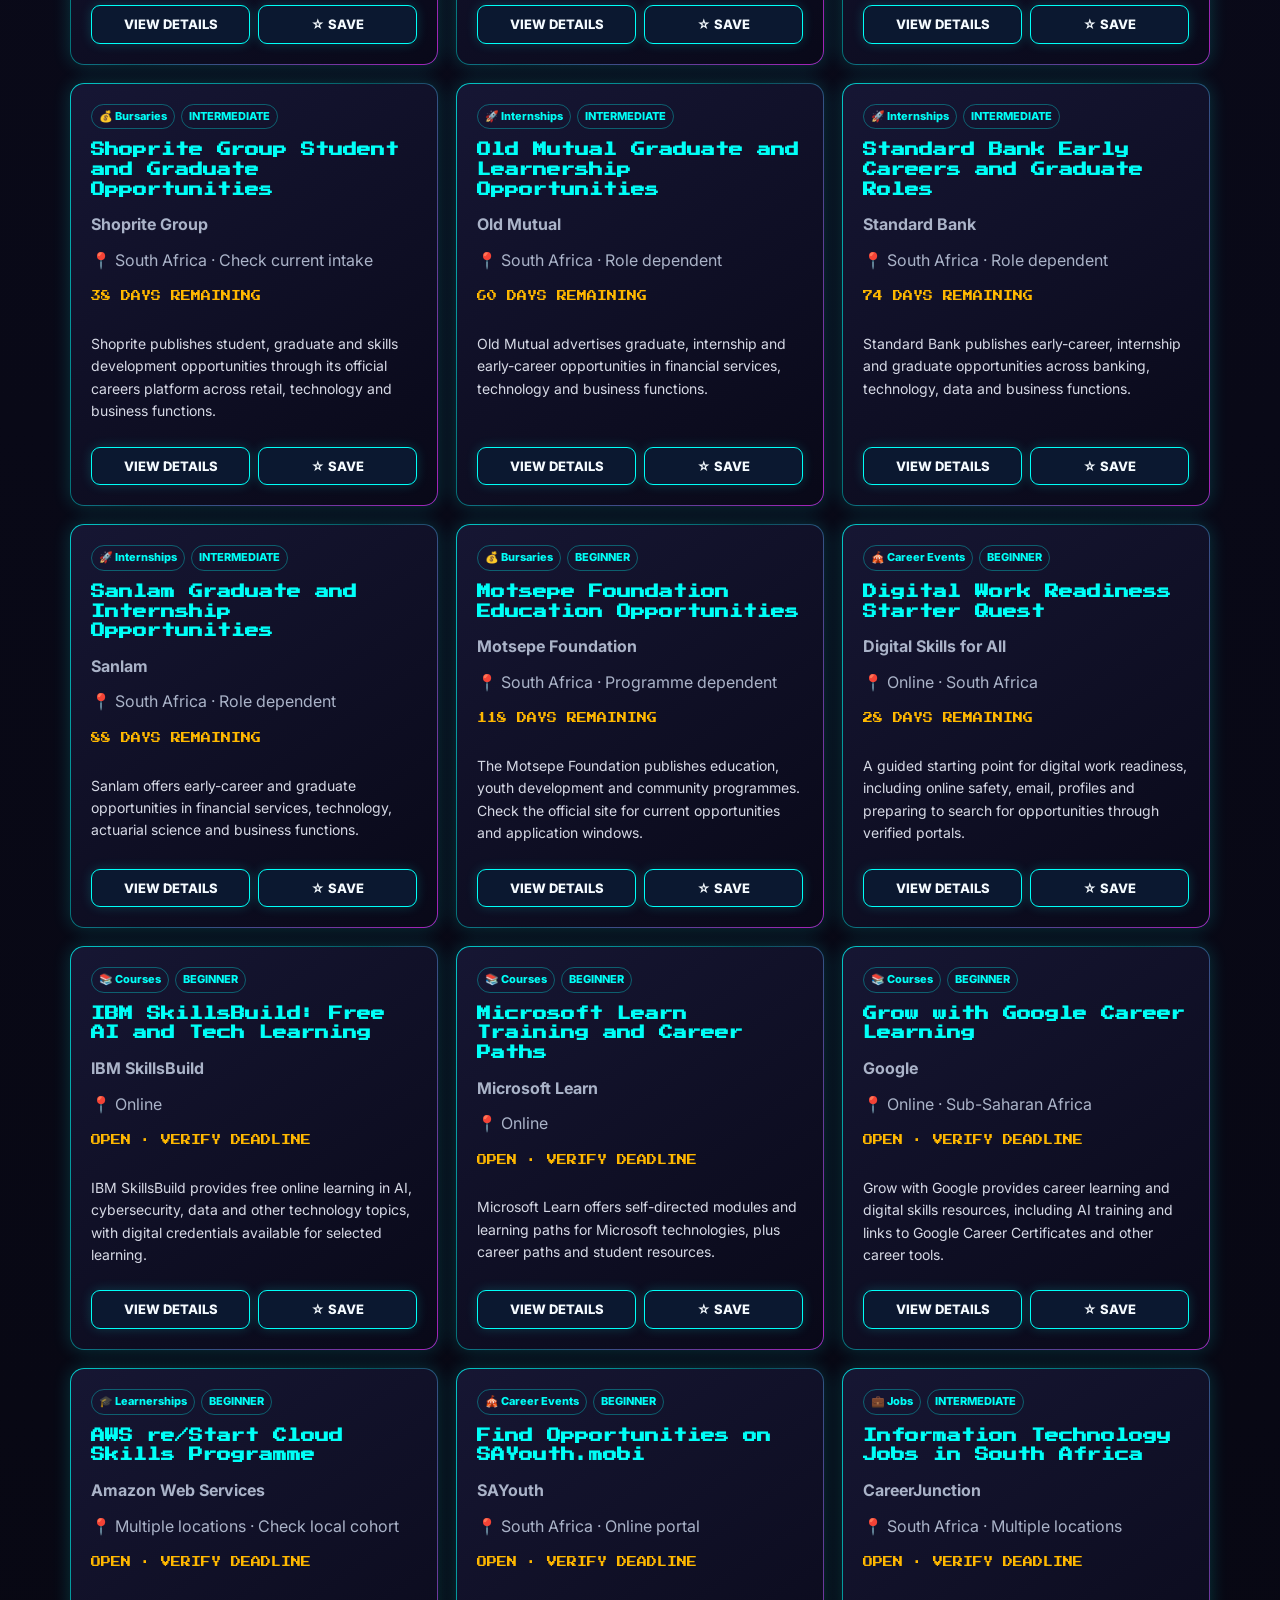
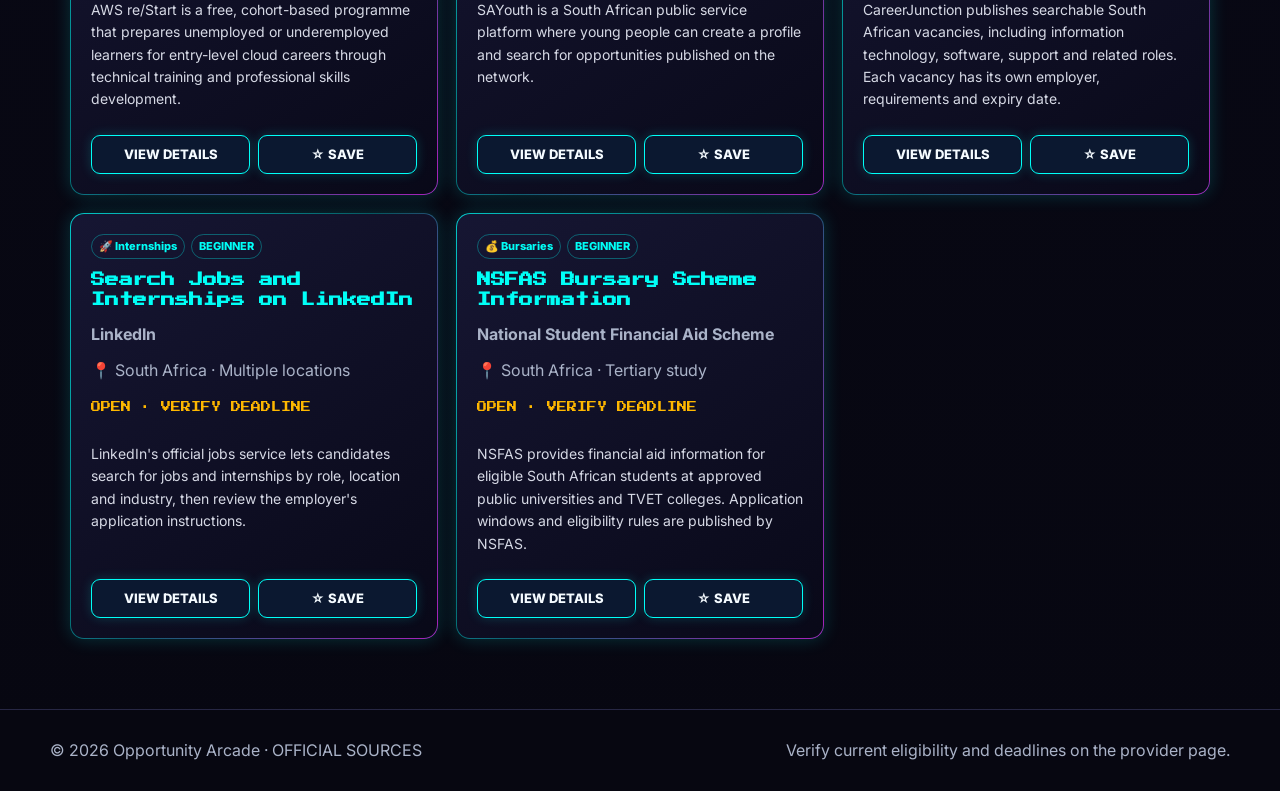
<file: opportunities.html>
<!doctype html>
<html lang="en">
<head>
<meta charset="utf-8">
<meta name="viewport" content="width=device-width,initial-scale=1">
<meta name="description" content="Opportunity Arcade is a demo youth opportunities portal for young South Africans.">
<title>Game Selection | Opportunity Arcade</title>
<link rel="preconnect" href="https://fonts.googleapis.com">
<link rel="preconnect" href="https://fonts.gstatic.com" crossorigin>
<link href="https://fonts.googleapis.com/css2?family=Inter:wght@400;600;700;800&family=Orbitron:wght@500;700&family=Press+Start+2P&display=swap" rel="stylesheet">
<link rel="stylesheet" href="css/styles.css"><link rel="stylesheet" href="css/arcade.css"><link rel="stylesheet" href="css/responsive.css">
</head><body><noscript><div class="alert danger" style="margin:10px">JavaScript is required for the interactive arcade features. Please enable JavaScript.</div></noscript>
<a class="skip-link" href="#main">Skip to content</a>
<header class="site-header"><nav class="nav" aria-label="Primary navigation">
<a class="brand" href="index.html">OPPORTUNITY<br>ARCADE</a>
<button class="menu-btn" aria-expanded="false" aria-controls="nav-links">☰ MENU</button>
<div class="nav-links" id="nav-links">
<a href="index.html" >Lobby</a>
<a href="opportunities.html" aria-current='page'>Quests</a>
<a href="career-match.html" >CV Match</a>
<a href="resources.html" >Training</a>
<a href="contact.html" >Insert Coin</a>
<a href="opportunities.html?saved=1">SAVED <span class="nav-count" id="saved-count">0</span></a>
<button id="profile-trigger" class="profile-trigger" type="button" aria-label="Open My Profile" aria-haspopup="dialog">👤 MY PROFILE</button>
</div></nav></header>
<div id="hud" class="hud" aria-live="polite"><span id="player-name">PLAYER 1</span> · XP <b id="hud-xp">0</b> · BADGES <b id="hud-badges">0</b></div>
<main id="main">
<section class="hero" style="padding-bottom:25px"><span class="eyebrow">LEVEL SELECT</span><h1 style="font-size:28px">GAME SELECTION</h1><p>Choose your filters. Find your next quest.</p></section>
<section class="card arcade-panel">
<div class="toolbar">
<input id="search" class="input" type="search" placeholder="Search title, organisation or description" aria-label="Keyword search">
<select id="location" class="select" aria-label="Location"><option value="">ALL LOCATIONS</option></select>
<select id="sort" class="select" aria-label="Sort opportunities"><option value="newest">NEWEST</option><option value="closing">CLOSING SOONEST</option><option value="alpha">ALPHABETICAL</option></select>
</div>
<div class="filters" aria-label="Opportunity categories">
<strong style="padding:8px">TYPE:</strong>
<button class="filter-chip" data-category="Jobs">💼 Jobs</button><button class="filter-chip" data-category="Learnerships">🎓 Learnerships</button><button class="filter-chip" data-category="Internships">🚀 Internships</button><button class="filter-chip" data-category="Bursaries">💰 Bursaries</button><button class="filter-chip" data-category="Courses">📚 Courses</button><button class="filter-chip" data-category="Career Events">🎪 Events</button>
</div>
<div class="filters" aria-label="Experience level">
<strong style="padding:8px">DIFFICULTY:</strong>
<button class="filter-chip" data-level="Beginner">BEGINNER</button><button class="filter-chip" data-level="Intermediate">INTERMEDIATE</button><button class="filter-chip" data-level="Advanced">ADVANCED</button>
</div>
<div class="filters" aria-label="Closing date">
<strong style="padding:8px">TIMER:</strong>
<button class="filter-chip" data-deadline="week">THIS WEEK</button><button class="filter-chip" data-deadline="month">THIS MONTH</button><button class="filter-chip" data-saved="1">★ SAVED POSTS</button>
</div>
</section>
<div id="loading" class="loading"><div>INSERT COIN... LOADING...</div><div class="loadbar"><span></span></div></div>
<div class="result-line"><span id="result-count">0 QUESTS AVAILABLE</span><button id="reset" class="btn small" type="button">TRY AGAIN</button></div>
<section id="opportunities-grid" class="grid" aria-live="polite"></section>
<div id="empty" class="empty" hidden><h2>GAME OVER</h2><p>NO OPPORTUNITIES FOUND</p><button id="empty-reset" class="btn primary" type="button">TRY AGAIN</button></div>
<div id="sr-status" class="sr-only" aria-live="polite"></div>
</main><footer><div class="footer-inner"><span>© 2026 Opportunity Arcade · OFFICIAL SOURCES</span><span>Verify current eligibility and deadlines on the provider page.</span></div></footer>
<script src="js/app.js" defer></script><script src="js/filters.js" defer></script><script src="js/render.js" defer></script>
</body></html>
</file>
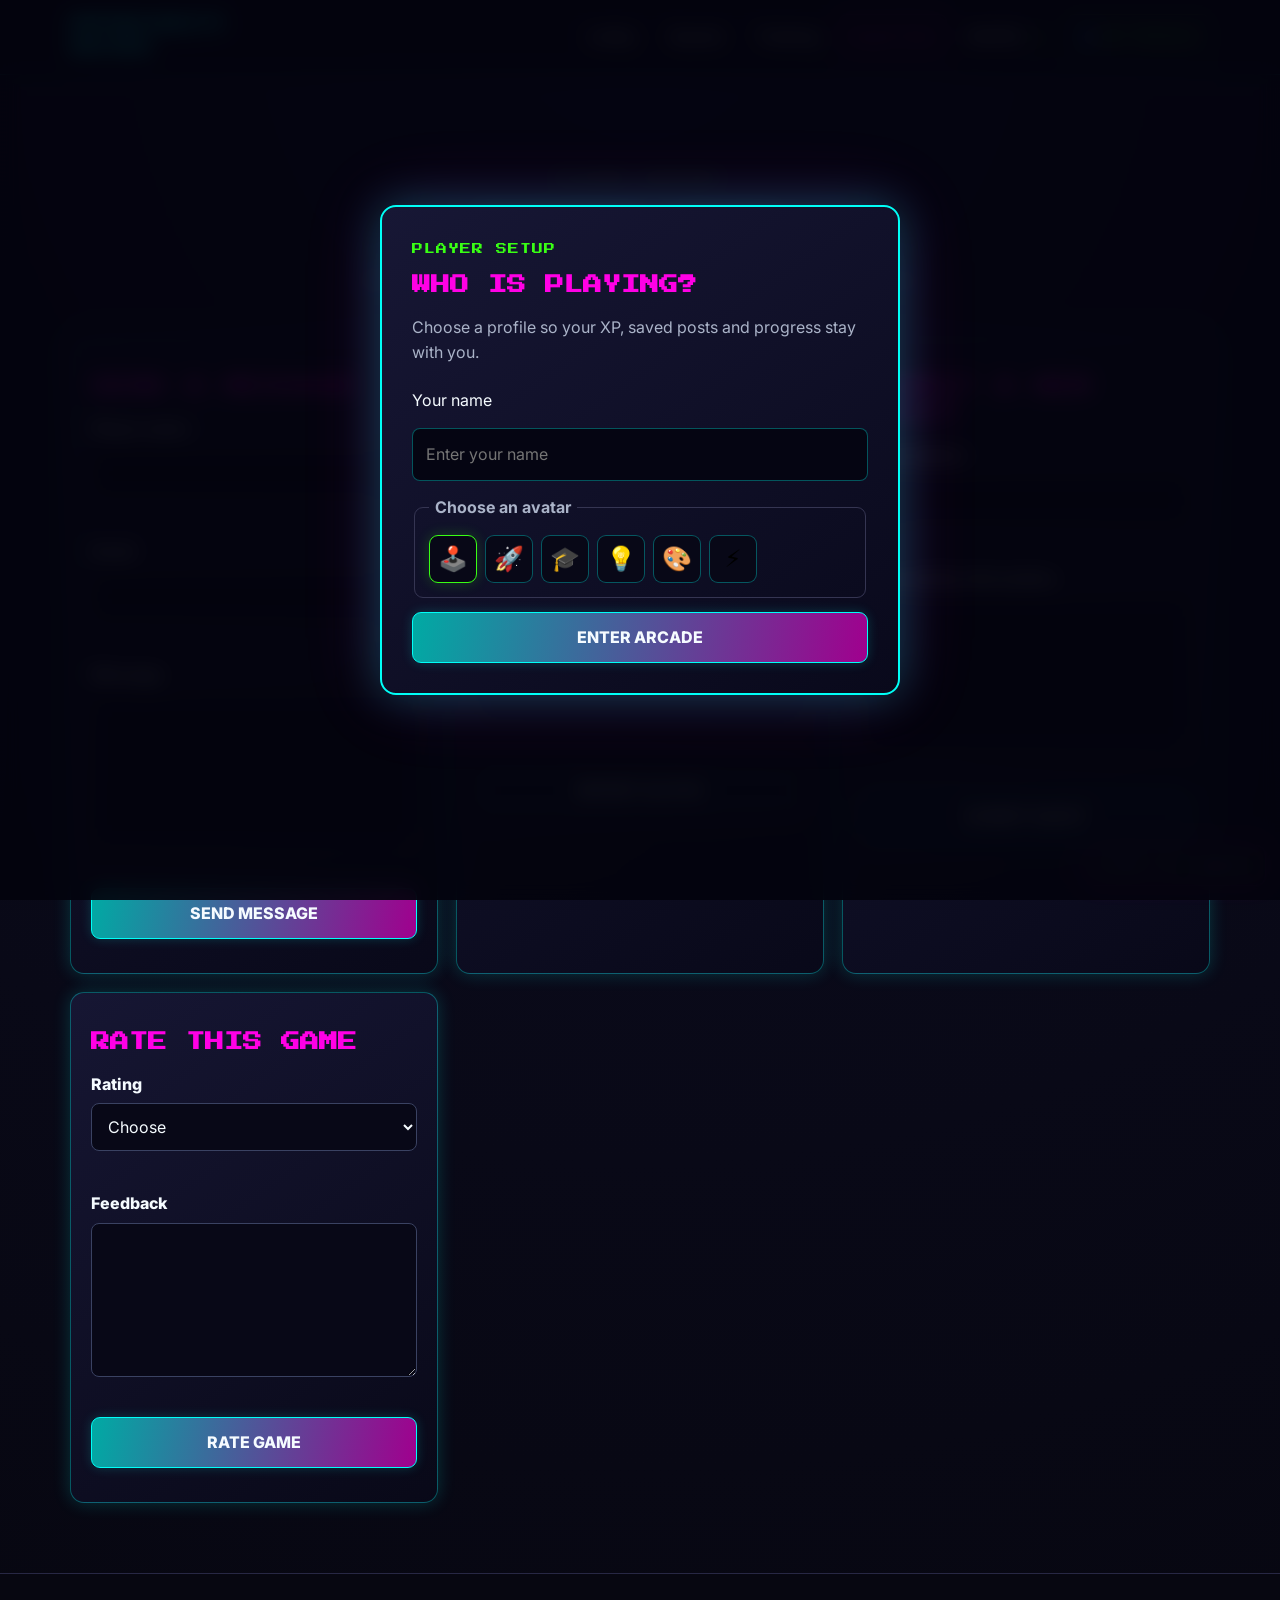
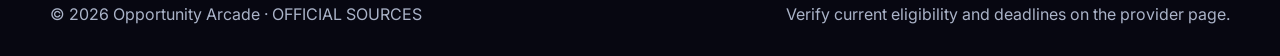
<file: opportunity-arcade/contact.html>
<!doctype html>
<html lang="en">
<head>
<meta charset="utf-8">
<meta name="viewport" content="width=device-width,initial-scale=1">
<meta name="description" content="Opportunity Arcade is a demo youth opportunities portal for young South Africans.">
<title>Insert Coin | Opportunity Arcade</title>
<link rel="preconnect" href="https://fonts.googleapis.com">
<link rel="preconnect" href="https://fonts.gstatic.com" crossorigin>
<link href="https://fonts.googleapis.com/css2?family=Inter:wght@400;600;700;800&family=Orbitron:wght@500;700&family=Press+Start+2P&display=swap" rel="stylesheet">
<link rel="stylesheet" href="css/styles.css"><link rel="stylesheet" href="css/arcade.css"><link rel="stylesheet" href="css/responsive.css">
</head><body><noscript><div class="alert danger" style="margin:10px">JavaScript is required for the interactive arcade features. Please enable JavaScript.</div></noscript>
<a class="skip-link" href="#main">Skip to content</a>
<header class="site-header"><nav class="nav" aria-label="Primary navigation">
<a class="brand" href="index.html">OPPORTUNITY<br>ARCADE</a>
<button class="menu-btn" aria-expanded="false" aria-controls="nav-links">☰ MENU</button>
<div class="nav-links" id="nav-links">
<a href="index.html" >Lobby</a>
<a href="opportunities.html" >Quests</a>
<a href="resources.html" >Training</a>
<a href="contact.html" aria-current='page'>Insert Coin</a>
<a href="opportunities.html?saved=1">SAVED <span class="nav-count" id="saved-count">0</span></a>
<button id="profile-trigger" class="profile-trigger" type="button" aria-label="Open My Profile" aria-haspopup="dialog">👤 MY PROFILE</button>
</div></nav></header>
<div id="hud" class="hud" aria-live="polite"><span id="player-name">PLAYER 1</span> · XP <b id="hud-xp">0</b> · BADGES <b id="hud-badges">0</b></div>
<main id="main">
<section class="hero"><span class="eyebrow">PLAYER SUPPORT</span><h1 style="font-size:28px">INSERT COIN</h1><p>Send a message, report a glitch, suggest a quest or rate the game.</p></section>
<div class="grid">
<article class="card"><h2>SEND A MESSAGE</h2><form class="contact-form" data-form-type="enquiry"><div class="field"><label for="name1">Player name</label><input id="name1" name="name" class="input" required><small class="error"></small></div><div class="field"><label for="email1">Email</label><input id="email1" name="email" type="email" class="input" required><small class="error"></small></div><div class="field"><label for="message1">Message</label><textarea id="message1" name="message" class="textarea" rows="5" required minlength="10"></textarea><small class="error"></small></div><button class="btn primary" type="submit">SEND MESSAGE</button><div class="form-status"></div></form></article>
<article class="card"><h2>REPORT A GLITCH</h2><form class="contact-form" data-form-type="report"><div class="field"><label for="report">What is incorrect or expired?</label><textarea id="report" name="message" class="textarea" rows="5" required minlength="10"></textarea><small class="error"></small></div><div class="field"><label for="email2">Email</label><input id="email2" name="email" type="email" class="input" required><small class="error"></small></div><button class="btn danger" type="submit">REPORT GLITCH</button><div class="form-status"></div></form></article>
<article class="card"><h2>SUBMIT A NEW QUEST</h2><form class="contact-form" data-form-type="suggest"><div class="field"><label for="org">Organisation</label><input id="org" name="organisation" class="input" required><small class="error"></small></div><div class="field"><label for="quest">Opportunity information</label><textarea id="quest" name="message" class="textarea" rows="5" required minlength="10"></textarea><small class="error"></small></div><button class="btn" type="submit">SUBMIT QUEST</button><div class="form-status"></div></form></article>
<article class="card"><h2>RATE THIS GAME</h2><form class="contact-form" data-form-type="feedback"><div class="field"><label for="rating">Rating</label><select id="rating" name="rating" class="select" required><option value="">Choose</option><option>5 - Excellent</option><option>4 - Good</option><option>3 - Okay</option><option>2 - Needs work</option><option>1 - Poor</option></select><small class="error"></small></div><div class="field"><label for="feedback">Feedback</label><textarea id="feedback" name="message" class="textarea" rows="5" required minlength="10"></textarea><small class="error"></small></div><button class="btn primary" type="submit">RATE GAME</button><div class="form-status"></div></form></article>
</div>
</main><footer><div class="footer-inner"><span>© 2026 Opportunity Arcade · OFFICIAL SOURCES</span><span>Verify current eligibility and deadlines on the provider page.</span></div></footer>
<script src="js/app.js" defer></script><script src="js/validation.js" defer></script>
</body></html>
</file>
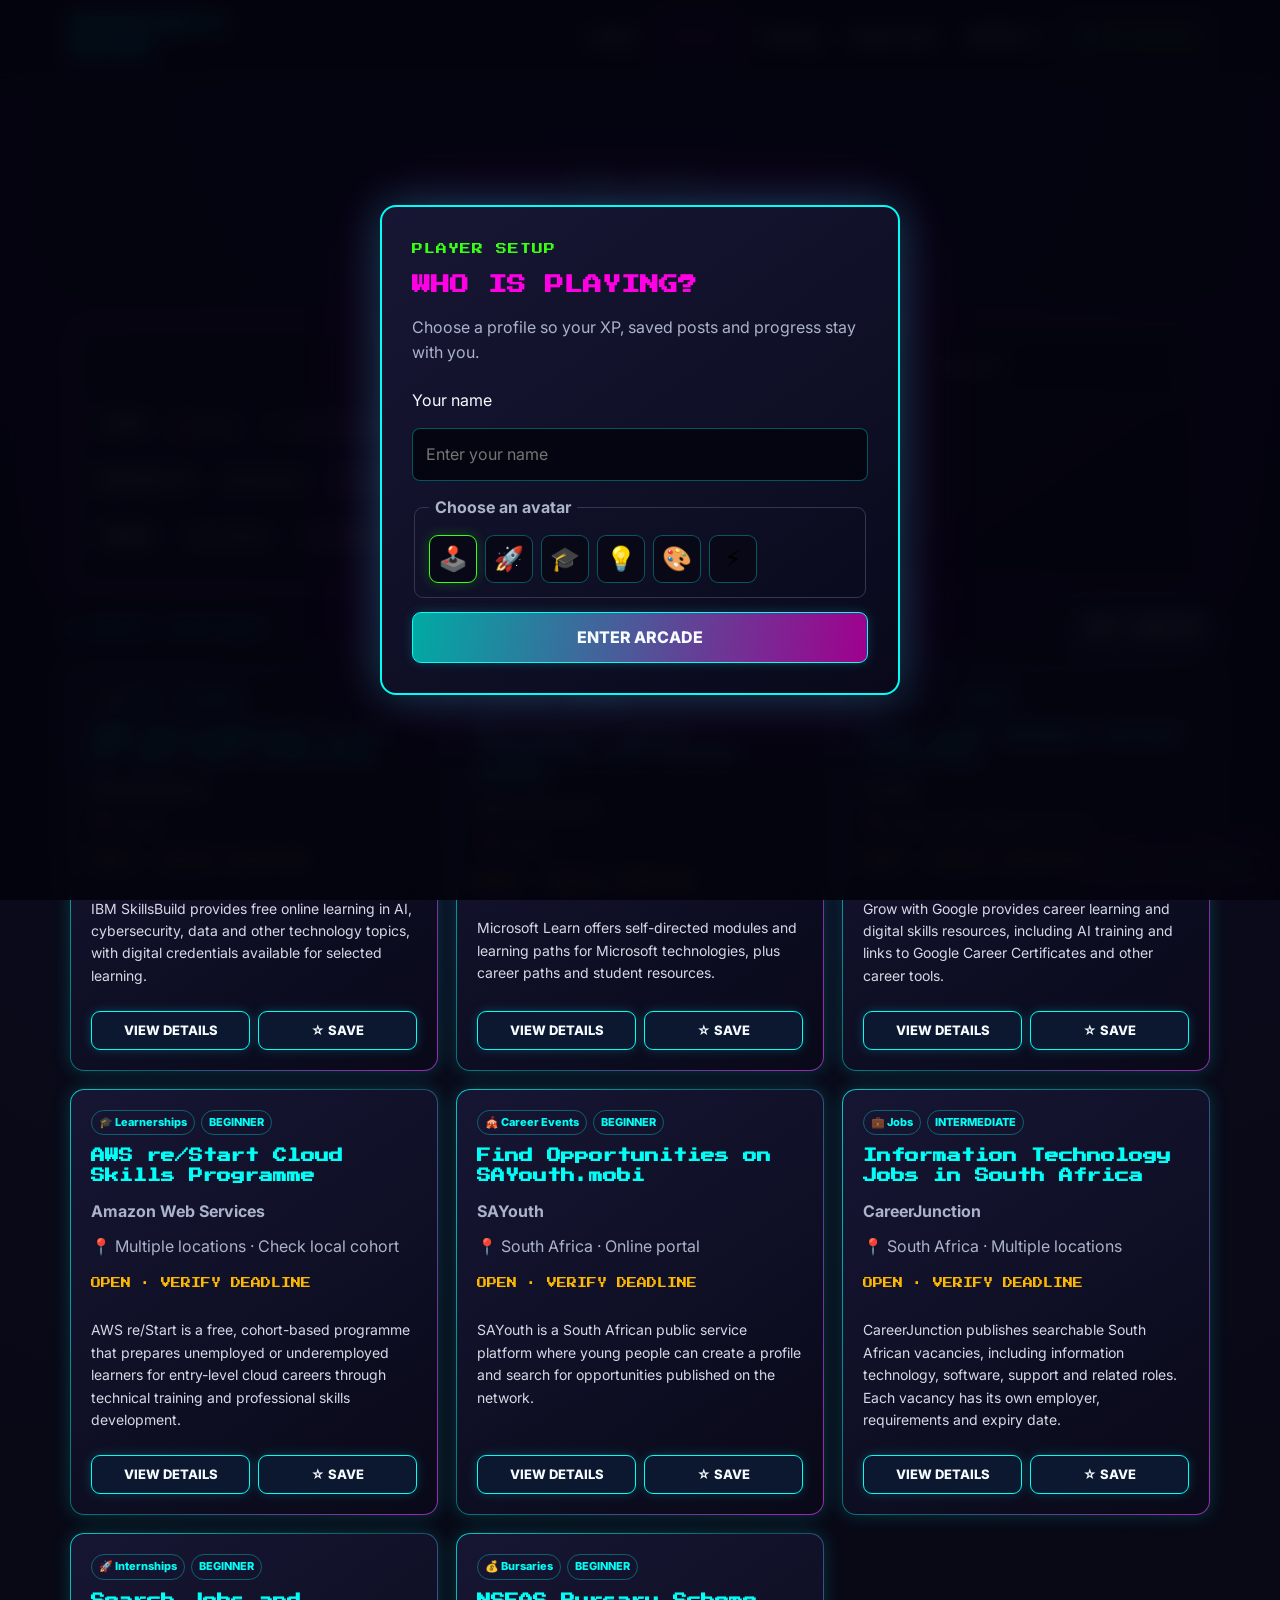
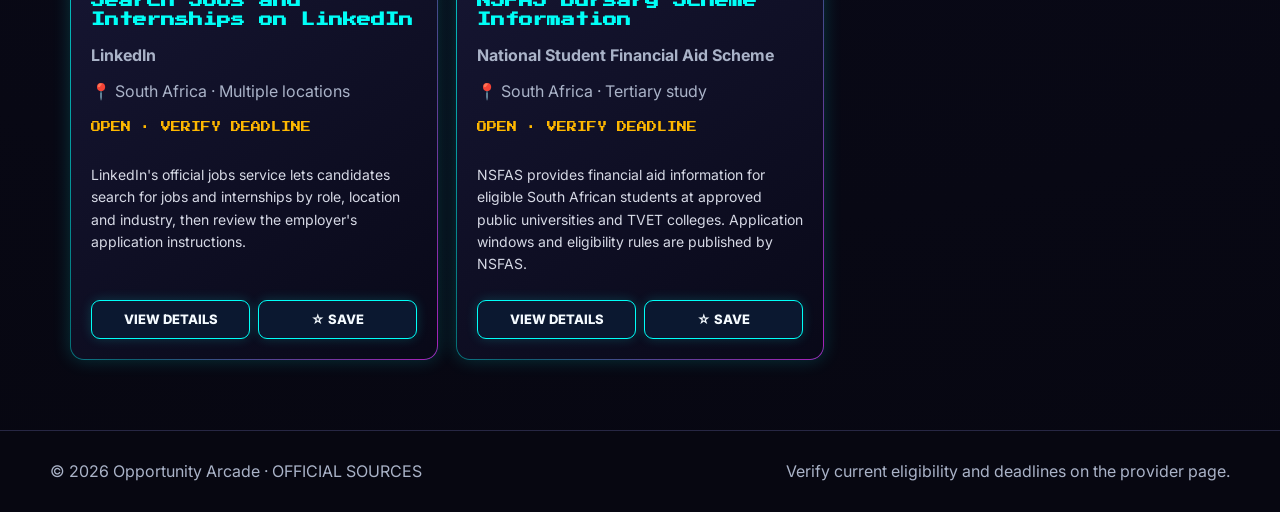
<file: opportunity-arcade/opportunities.html>
<!doctype html>
<html lang="en">
<head>
<meta charset="utf-8">
<meta name="viewport" content="width=device-width,initial-scale=1">
<meta name="description" content="Opportunity Arcade is a demo youth opportunities portal for young South Africans.">
<title>Game Selection | Opportunity Arcade</title>
<link rel="preconnect" href="https://fonts.googleapis.com">
<link rel="preconnect" href="https://fonts.gstatic.com" crossorigin>
<link href="https://fonts.googleapis.com/css2?family=Inter:wght@400;600;700;800&family=Orbitron:wght@500;700&family=Press+Start+2P&display=swap" rel="stylesheet">
<link rel="stylesheet" href="css/styles.css"><link rel="stylesheet" href="css/arcade.css"><link rel="stylesheet" href="css/responsive.css">
</head><body><noscript><div class="alert danger" style="margin:10px">JavaScript is required for the interactive arcade features. Please enable JavaScript.</div></noscript>
<a class="skip-link" href="#main">Skip to content</a>
<header class="site-header"><nav class="nav" aria-label="Primary navigation">
<a class="brand" href="index.html">OPPORTUNITY<br>ARCADE</a>
<button class="menu-btn" aria-expanded="false" aria-controls="nav-links">☰ MENU</button>
<div class="nav-links" id="nav-links">
<a href="index.html" >Lobby</a>
<a href="opportunities.html" aria-current='page'>Quests</a>
<a href="resources.html" >Training</a>
<a href="contact.html" >Insert Coin</a>
<a href="opportunities.html?saved=1">SAVED <span class="nav-count" id="saved-count">0</span></a>
<button id="profile-trigger" class="profile-trigger" type="button" aria-label="Open My Profile" aria-haspopup="dialog">👤 MY PROFILE</button>
</div></nav></header>
<div id="hud" class="hud" aria-live="polite"><span id="player-name">PLAYER 1</span> · XP <b id="hud-xp">0</b> · BADGES <b id="hud-badges">0</b></div>
<main id="main">
<section class="hero" style="padding-bottom:25px"><span class="eyebrow">LEVEL SELECT</span><h1 style="font-size:28px">GAME SELECTION</h1><p>Choose your filters. Find your next quest.</p></section>
<section class="card arcade-panel">
<div class="toolbar">
<input id="search" class="input" type="search" placeholder="Search title, organisation or description" aria-label="Keyword search">
<select id="location" class="select" aria-label="Location"><option value="">ALL LOCATIONS</option></select>
<select id="sort" class="select" aria-label="Sort opportunities"><option value="newest">NEWEST</option><option value="closing">CLOSING SOONEST</option><option value="alpha">ALPHABETICAL</option></select>
</div>
<div class="filters" aria-label="Opportunity categories">
<strong style="padding:8px">TYPE:</strong>
<button class="filter-chip" data-category="Jobs">💼 Jobs</button><button class="filter-chip" data-category="Learnerships">🎓 Learnerships</button><button class="filter-chip" data-category="Internships">🚀 Internships</button><button class="filter-chip" data-category="Bursaries">💰 Bursaries</button><button class="filter-chip" data-category="Courses">📚 Courses</button><button class="filter-chip" data-category="Career Events">🎪 Events</button>
</div>
<div class="filters" aria-label="Experience level">
<strong style="padding:8px">DIFFICULTY:</strong>
<button class="filter-chip" data-level="Beginner">BEGINNER</button><button class="filter-chip" data-level="Intermediate">INTERMEDIATE</button><button class="filter-chip" data-level="Advanced">ADVANCED</button>
</div>
<div class="filters" aria-label="Closing date">
<strong style="padding:8px">TIMER:</strong>
<button class="filter-chip" data-deadline="week">THIS WEEK</button><button class="filter-chip" data-deadline="month">THIS MONTH</button><button class="filter-chip" data-saved="1">★ SAVED POSTS</button>
</div>
</section>
<div id="loading" class="loading"><div>INSERT COIN... LOADING...</div><div class="loadbar"><span></span></div></div>
<div class="result-line"><span id="result-count">0 QUESTS AVAILABLE</span><button id="reset" class="btn small" type="button">TRY AGAIN</button></div>
<section id="opportunities-grid" class="grid" aria-live="polite"></section>
<div id="empty" class="empty" hidden><h2>GAME OVER</h2><p>NO OPPORTUNITIES FOUND</p><button id="empty-reset" class="btn primary" type="button">TRY AGAIN</button></div>
<div id="sr-status" class="sr-only" aria-live="polite"></div>
</main><footer><div class="footer-inner"><span>© 2026 Opportunity Arcade · OFFICIAL SOURCES</span><span>Verify current eligibility and deadlines on the provider page.</span></div></footer>
<script src="js/app.js" defer></script><script src="js/filters.js" defer></script><script src="js/render.js" defer></script>
</body></html>
</file>
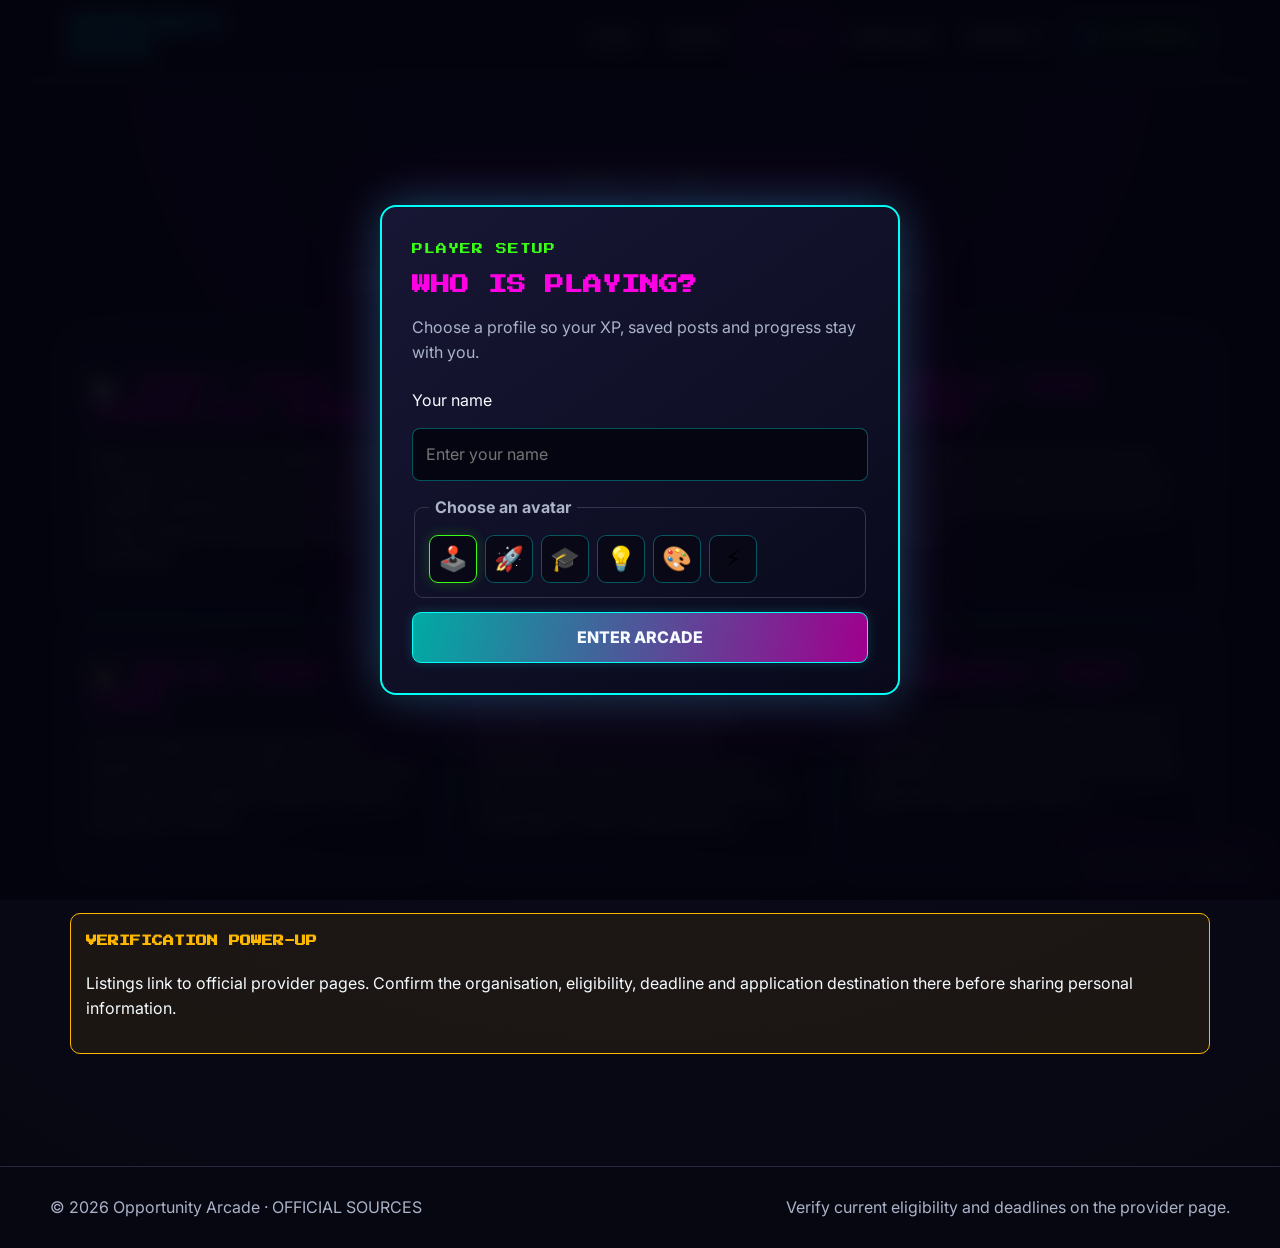
<file: opportunity-arcade/resources.html>
<!doctype html>
<html lang="en">
<head>
<meta charset="utf-8">
<meta name="viewport" content="width=device-width,initial-scale=1">
<meta name="description" content="Opportunity Arcade is a demo youth opportunities portal for young South Africans.">
<title>Training Grounds | Opportunity Arcade</title>
<link rel="preconnect" href="https://fonts.googleapis.com">
<link rel="preconnect" href="https://fonts.gstatic.com" crossorigin>
<link href="https://fonts.googleapis.com/css2?family=Inter:wght@400;600;700;800&family=Orbitron:wght@500;700&family=Press+Start+2P&display=swap" rel="stylesheet">
<link rel="stylesheet" href="css/styles.css"><link rel="stylesheet" href="css/arcade.css"><link rel="stylesheet" href="css/responsive.css">
</head><body><noscript><div class="alert danger" style="margin:10px">JavaScript is required for the interactive arcade features. Please enable JavaScript.</div></noscript>
<a class="skip-link" href="#main">Skip to content</a>
<header class="site-header"><nav class="nav" aria-label="Primary navigation">
<a class="brand" href="index.html">OPPORTUNITY<br>ARCADE</a>
<button class="menu-btn" aria-expanded="false" aria-controls="nav-links">☰ MENU</button>
<div class="nav-links" id="nav-links">
<a href="index.html" >Lobby</a>
<a href="opportunities.html" >Quests</a>
<a href="resources.html" aria-current='page'>Training</a>
<a href="contact.html" >Insert Coin</a>
<a href="opportunities.html?saved=1">SAVED <span class="nav-count" id="saved-count">0</span></a>
<button id="profile-trigger" class="profile-trigger" type="button" aria-label="Open My Profile" aria-haspopup="dialog">👤 MY PROFILE</button>
</div></nav></header>
<div id="hud" class="hud" aria-live="polite"><span id="player-name">PLAYER 1</span> · XP <b id="hud-xp">0</b> · BADGES <b id="hud-badges">0</b></div>
<main id="main">
<section class="hero"><span class="eyebrow">POWER-UP ZONE</span><h1 style="font-size:28px">TRAINING GROUNDS</h1><p>Practical career guidance without the arcade jargon getting in the way.</p></section>
<div class="grid">
<article class="card"><h2>📄 CRAFT YOUR CHARACTER SHEET</h2><p>Keep your CV clear and targeted. Put your strongest relevant skills near the top, use readable headings and check dates, contact details and spelling before submitting.</p></article>
<article class="card"><h2>⚔ BOSS BATTLE TRAINING</h2><p>Prepare short examples of your work using a situation, action and result structure. Research the organisation and prepare questions about the role.</p></article>
<article class="card"><h2>🧑‍🚀 BUILD YOUR AVATAR</h2><p>Use a professional profile to show your skills, projects, education and experience. Keep the same core facts across your CV and profile.</p></article>
<article class="card"><h2>📜 WRITE YOUR LORE</h2><p>A cover letter should explain why the specific role fits your skills. Avoid repeating your entire CV. Mention relevant evidence and keep it concise.</p></article>
<article class="card"><h2>🛡 TRAP DETECTOR</h2><p>Be suspicious of payment requests, guaranteed jobs, pressure to act immediately, requests for passwords or OTPs, and links that do not match the real organisation. Verify independently.</p></article>
<article class="card"><h2>🎒 LOADOUT PREP</h2><p>Prepare a clean folder containing your CV, qualification records and other commonly requested documents. Share only what the application genuinely requires.</p></article>
</div>
<section class="section alert"><strong>VERIFICATION POWER-UP</strong><p>Listings link to official provider pages. Confirm the organisation, eligibility, deadline and application destination there before sharing personal information.</p></section>
</main><footer><div class="footer-inner"><span>© 2026 Opportunity Arcade · OFFICIAL SOURCES</span><span>Verify current eligibility and deadlines on the provider page.</span></div></footer>
<script src="js/app.js" defer></script>
</body></html>
</file>
<file: css/styles.css>
:root{
  --bg:#0a0a1a;--bg2:#0d0221;--panel:#11112b;--panel2:#171735;
  --cyan:#00fff7;--magenta:#ff00e5;--lime:#39ff14;--chrome:#c0c0c0;
  --white:#f5fbff;--muted:#aab3c8;--amber:#ffb800;--danger:#ff426d;
  --border:rgba(0,255,247,.32);--shadow:0 0 18px rgba(0,255,247,.18);
  --radius:14px;--font-head:'Press Start 2P',monospace;--font-body:'Inter',system-ui,sans-serif;
}
[data-theme="light"]{--bg:#e9edf5;--bg2:#dce4f3;--panel:#fff;--panel2:#f0f4fb;--white:#14152a;--muted:#44506b;--border:rgba(20,30,80,.22)}
*{box-sizing:border-box}html{scroll-behavior:smooth}body{margin:0;background:radial-gradient(circle at top,#151043 0,#0a0a1a 48%,#070711 100%);color:var(--white);font-family:var(--font-body);font-size:16px;line-height:1.6;min-height:100vh}
body:before{content:"";position:fixed;inset:0;pointer-events:none;background:repeating-linear-gradient(0deg,transparent 0,transparent 3px,rgba(255,255,255,.018) 4px);z-index:20}
a{color:var(--cyan)}button,input,select,textarea{font:inherit}button{cursor:pointer}
.skip-link{position:absolute;left:-999px;top:8px;z-index:100}.skip-link:focus{left:8px;background:#000;padding:10px;color:var(--cyan)}
.site-header{position:sticky;top:0;z-index:30;background:rgba(8,8,22,.93);backdrop-filter:blur(12px);border-bottom:1px solid var(--border)}
.nav{max-width:1180px;margin:auto;display:flex;align-items:center;gap:18px;padding:14px 20px}.brand{font-family:var(--font-head);font-size:14px;text-decoration:none;color:var(--cyan);text-shadow:0 0 10px var(--cyan);white-space:nowrap}.nav-links{display:flex;gap:8px;margin-left:auto}.nav-links a,.nav-links button{border:1px solid transparent;background:none;color:var(--white);padding:9px 11px;text-decoration:none;border-radius:8px;font-weight:700}.nav-links a:hover,.nav-links a[aria-current="page"],.nav-links button:hover{border-color:var(--magenta);box-shadow:0 0 12px rgba(255,0,229,.25);color:var(--magenta)}.menu-btn{display:none;background:none;color:var(--cyan);border:1px solid var(--border);padding:8px;border-radius:8px}
main{max-width:1180px;margin:auto;padding:34px 20px 70px}.hero{text-align:center;padding:58px 10px 42px}.eyebrow{font-family:var(--font-head);font-size:11px;color:var(--lime);letter-spacing:1px}.hero h1{font-family:var(--font-head);font-size:clamp(25px,6vw,54px);line-height:1.35;color:var(--cyan);text-shadow:0 0 8px var(--cyan),0 0 28px rgba(0,255,247,.4);margin:18px 0}.hero h1:after{content:"_";animation:blink 1s steps(1) infinite}.hero p{max-width:760px;margin:auto;color:var(--muted);font-size:18px}
h1,h2,h3,.arcade-label{font-family:var(--font-head);line-height:1.4}h2{font-size:19px;color:var(--magenta)}h3{font-size:13px;color:var(--cyan)}.section{margin:42px 0}.section-head{display:flex;justify-content:space-between;gap:15px;align-items:end;margin-bottom:18px}.section-head h2{margin:0}.muted{color:var(--muted)}
.btn{display:inline-flex;align-items:center;justify-content:center;gap:8px;border:1px solid var(--cyan);background:#0b1830;color:var(--white);padding:12px 17px;border-radius:9px;text-decoration:none;font-weight:800;box-shadow:0 0 12px rgba(0,255,247,.18);transition:.16s}.btn:hover,.btn:focus-visible{transform:translateY(-2px) scale(1.02);box-shadow:0 0 22px rgba(0,255,247,.45);outline:3px solid rgba(255,0,229,.28)}.btn.primary{background:linear-gradient(100deg,#00aaa4,#a0008e);border-color:var(--cyan)}.btn.danger{border-color:var(--danger);color:#fff}.btn.small{padding:8px 10px;font-size:13px}
.coin-search{max-width:820px;margin:0 auto;display:flex;gap:10px;padding:10px;border:1px solid var(--magenta);background:#0b0920;box-shadow:0 0 28px rgba(255,0,229,.18);border-radius:12px}.coin-search input{flex:1;min-width:0;background:#050512;border:1px solid var(--border);color:#fff;padding:14px;border-radius:8px}.coin-search input:focus{outline:3px solid rgba(0,255,247,.3)}.coin-search button{white-space:nowrap}
.grid{display:grid;grid-template-columns:repeat(3,minmax(0,1fr));gap:18px}.category-grid{grid-template-columns:repeat(6,minmax(0,1fr))}.tile,.card{background:linear-gradient(145deg,rgba(23,23,53,.96),rgba(9,9,25,.96));border:1px solid var(--border);border-radius:var(--radius);box-shadow:var(--shadow);padding:20px}.tile{text-align:center;text-decoration:none;color:var(--white);transition:.2s}.tile:hover{transform:translateY(-5px);border-color:var(--magenta);box-shadow:0 0 22px rgba(255,0,229,.3)}.tile-icon{font-size:32px;display:block;margin-bottom:8px}.tile span:last-child{font-family:var(--font-head);font-size:9px}
.op-card{position:relative;display:flex;flex-direction:column;gap:10px}.op-card:before{content:"";position:absolute;inset:-1px;border-radius:var(--radius);padding:1px;background:linear-gradient(120deg,var(--cyan),transparent,var(--magenta));-webkit-mask:linear-gradient(#000 0 0) content-box,linear-gradient(#000 0 0);-webkit-mask-composite:xor;mask-composite:exclude;opacity:.65}.op-card>*{position:relative}.tag-row{display:flex;flex-wrap:wrap;gap:6px}.tag{font-size:11px;font-weight:800;border:1px solid var(--border);padding:3px 7px;border-radius:999px;color:var(--cyan)}.tag.amber{color:var(--amber);border-color:var(--amber)}.tag.magenta{color:var(--magenta);border-color:var(--magenta)}.op-card h3{margin:2px 0;font-size:14px}.op-card .org{font-weight:700;color:var(--muted)}.op-card .desc{color:#d6d9e5;font-size:14px}.card-actions{display:flex;gap:8px;margin-top:auto}.card-actions .btn{flex:1}.save-btn.saved{color:var(--lime);border-color:var(--lime)}
.toolkit-intro{padding:54px 0 34px;max-width:820px}.toolkit-intro h1{font-family:var(--font-head);font-size:clamp(32px,7vw,72px);line-height:1.1;margin:16px 0;color:var(--white);text-shadow:6px 6px 0 var(--magenta)}.toolkit-intro p{max-width:620px;color:var(--muted);font-size:19px}.toolkit-grid{display:grid;grid-template-columns:repeat(2,minmax(0,1fr));gap:18px}.toolkit-card{border:0;border-radius:0;padding:0;min-height:270px;color:#080817;box-shadow:10px 10px 0 rgba(0,0,0,.28);transition:transform .2s,box-shadow .2s}.toolkit-card:hover{transform:translate(-3px,-3px);box-shadow:14px 14px 0 rgba(0,0,0,.3)}.toolkit-card summary{display:flex;align-items:flex-start;gap:14px;min-height:128px;padding:22px;cursor:pointer;list-style:none}.toolkit-card summary::-webkit-details-marker{display:none}.toolkit-number{font-family:var(--font-head);font-size:11px;padding-top:5px}.toolkit-title{font-family:var(--font-head);font-size:clamp(17px,2.4vw,27px);line-height:1.25;max-width:420px}.toolkit-icon{margin-left:auto;font-size:32px;font-weight:700;line-height:.8}.toolkit-card[open] .toolkit-icon{transform:rotate(45deg)}.toolkit-content{padding:0 22px 24px;max-width:640px;font-weight:600}.toolkit-content p{margin:0 0 14px}.toolkit-content ul{margin:0;padding-left:20px}.toolkit-cyan{background:#00fff7}.toolkit-magenta{background:#ff4bd8}.toolkit-lime{background:#a8ff3e}.toolkit-amber{background:#ffc857}.toolkit-coral{background:#ff8066}.toolkit-blue{background:#65a8ff}
.partners-section{margin:76px 0 42px}.partners-section .section-head{align-items:end}.partners-section h2{margin:12px 0 0;font-size:clamp(20px,3vw,30px)}.partner-grid{display:grid;grid-template-columns:repeat(5,minmax(0,1fr));gap:12px}.partner-card{min-height:170px;display:flex;flex-direction:column;align-items:flex-start;justify-content:flex-end;gap:5px;padding:16px;text-decoration:none;color:var(--white);background:#11112b;border:1px solid var(--border);box-shadow:0 0 14px rgba(0,255,247,.1);transition:transform .18s,border-color .18s,box-shadow .18s}.partner-card:hover,.partner-card:focus-visible{transform:translateY(-4px);border-color:var(--lime);box-shadow:0 0 20px rgba(57,255,20,.25);outline:none}.partner-card img{width:100%;height:58px;object-fit:contain;object-position:left center;margin-bottom:auto;filter:grayscale(1) brightness(0) invert(1);opacity:.9}.partner-card img.official-logo{filter:none}.partner-card span{font-family:var(--font-head);font-size:10px;color:var(--cyan)}.partner-card small{color:var(--muted);font-size:12px;line-height:1.3}.partner-monogram{display:grid!important;place-items:center;width:58px;height:58px;margin-bottom:auto;border:2px solid var(--cyan);border-radius:12px;color:var(--cyan)!important;font-family:var(--font-head)!important;font-size:15px!important;letter-spacing:0}.partner-monogram-nsfas{border-color:var(--amber);color:var(--amber)!important;border-radius:50%}.partner-card:after{content:"↗";position:absolute}.partner-card{position:relative}.partner-card:after{right:14px;top:12px;color:var(--lime);font-size:18px}
.countdown{font-family:var(--font-head);font-size:10px;color:var(--amber)}.countdown.closed{color:var(--danger)}.countdown.soon{animation:pulse 1s infinite}.xp{height:9px;background:#05050d;border:1px solid #29304c;border-radius:99px;overflow:hidden}.xp span{display:block;height:100%;background:linear-gradient(90deg,var(--cyan),var(--magenta));width:55%}
.alert{border:1px solid var(--amber);background:rgba(255,184,0,.08);padding:15px;border-radius:10px}.alert strong{color:var(--amber);font-family:var(--font-head);font-size:11px}.alert.danger{border-color:var(--danger);background:rgba(255,66,109,.07)}
.highscores{font-family:var(--font-head);font-size:11px}.highscores div{display:grid;grid-template-columns:40px 1fr auto;gap:12px;padding:10px;border-bottom:1px dashed #353552}.highscores div:last-child{border:0}.highscores b{color:var(--lime)}
.home-panels>.card{display:flex;flex-direction:column;justify-content:center;align-items:center;text-align:center}.home-panels .highscores{width:100%;text-align:left}.home-panels .highscores div{grid-template-columns:40px 1fr auto}.home-panels .btn{margin-top:8px}
.explore-quests{display:flex;align-items:center;justify-content:center;gap:12px;width:max-content;margin:28px auto 0;padding:16px 22px;background:linear-gradient(100deg,var(--magenta),#a0008e);border:2px solid var(--cyan);color:#fff;text-decoration:none;font-family:var(--font-head);font-size:11px;box-shadow:6px 6px 0 var(--cyan),0 0 22px rgba(255,0,229,.4);transition:transform .16s,box-shadow .16s}.explore-quests:hover,.explore-quests:focus-visible{transform:translate(-3px,-3px);box-shadow:9px 9px 0 var(--lime),0 0 30px rgba(0,255,247,.5);outline:3px solid rgba(255,255,255,.35)}.explore-quests span{color:var(--lime);font-size:16px}.explore-quests b{color:var(--lime);font-size:10px}
.toolbar{display:grid;grid-template-columns:2fr 1fr 1fr;gap:10px;margin-bottom:12px}.input,.select,.textarea{width:100%;background:#080817;color:var(--white);border:1px solid #3a4262;border-radius:8px;padding:12px}.input:focus,.select:focus,.textarea:focus{outline:3px solid rgba(0,255,247,.25);border-color:var(--cyan)}.filters{display:flex;flex-wrap:wrap;gap:8px;margin:12px 0}.filter-chip{background:#10102b;border:1px solid #3a4262;color:var(--white);padding:8px 11px;border-radius:8px}.filter-chip.active{border-color:var(--lime);color:var(--lime);box-shadow:0 0 10px rgba(57,255,20,.16)}
.result-line{display:flex;justify-content:space-between;align-items:center;margin:18px 0;font-family:var(--font-head);font-size:11px;color:var(--cyan)}
.empty,.loading{text-align:center;padding:55px 20px;border:1px dashed var(--magenta);border-radius:14px;background:rgba(255,0,229,.04)}.loading .loadbar{max-width:450px;height:14px;margin:18px auto;border:1px solid var(--cyan);padding:2px}.loading span{display:block;height:100%;background:var(--cyan);animation:load 1.4s infinite}
.detail-header{display:grid;grid-template-columns:1fr auto;gap:20px;align-items:start}.mission-grid{display:grid;grid-template-columns:2fr 1fr;gap:20px}.checklist{list-style:none;padding:0}.checklist li{padding:9px 0;border-bottom:1px solid #2b2c48}.checklist label{display:flex;gap:10px;align-items:flex-start}.checklist input{accent-color:var(--lime);margin-top:5px}.steps{counter-reset:step;list-style:none;padding:0}.steps li{counter-increment:step;display:flex;gap:12px;padding:10px 0}.steps li:before{content:counter(step,decimal-leading-zero);font-family:var(--font-head);color:var(--magenta)}
form{display:grid;gap:14px}.field{display:grid;gap:6px}.field label{font-weight:800}.field small.error{color:#ff8199;font-weight:700;min-height:20px}.success{border:1px solid var(--lime);padding:14px;color:var(--lime);background:rgba(57,255,20,.07);border-radius:9px}.hud{position:fixed;right:14px;bottom:14px;z-index:40;background:#080817;border:1px solid var(--magenta);padding:10px;border-radius:10px;box-shadow:0 0 20px rgba(255,0,229,.2);font-size:12px}.hud b{color:var(--lime)}
footer{border-top:1px solid #272744;background:#070711;padding:28px 20px;color:var(--muted)}.footer-inner{max-width:1180px;margin:auto;display:flex;justify-content:space-between;gap:15px;flex-wrap:wrap}
@keyframes blink{50%{opacity:0}}@keyframes pulse{50%{opacity:.45}}@keyframes load{0%{width:4%}50%{width:75%}100%{width:100%}}
@media(max-width:900px){.grid{grid-template-columns:repeat(2,minmax(0,1fr))}.category-grid{grid-template-columns:repeat(3,minmax(0,1fr))}.mission-grid{grid-template-columns:1fr}}
@media(max-width:700px){.nav{flex-wrap:wrap}.menu-btn{display:block;margin-left:auto}.nav-links{display:none;width:100%;flex-direction:column}.nav-links.open{display:flex}.nav-links a,.nav-links button{text-align:left}.grid,.category-grid{grid-template-columns:1fr}.toolbar{grid-template-columns:1fr}.hero{padding-top:35px}.coin-search{flex-direction:column}.detail-header{grid-template-columns:1fr}.hud{position:static;margin:10px auto;max-width:1180px}.section{margin:30px 0}}
@media(prefers-reduced-motion:reduce){*,*:before,*:after{animation-duration:.001ms!important;animation-iteration-count:1!important;scroll-behavior:auto!important;transition:none!important}body:before{display:none}}
.sr-only{position:absolute;width:1px;height:1px;padding:0;margin:-1px;overflow:hidden;clip:rect(0,0,0,0);white-space:nowrap;border:0}
.back-to-quests{margin:12px 0 0}.match-form{max-width:760px;margin:0 auto}.match-upload{border:1px dashed var(--cyan);padding:20px;background:rgba(0,255,247,.05)}.match-upload input{width:100%;color:var(--white)}.match-status{min-height:24px;color:var(--amber);font-weight:700}.match-results{display:grid;gap:14px;margin-top:24px}.match-card{display:grid;grid-template-columns:auto 1fr auto;gap:16px;align-items:center;padding:18px;background:linear-gradient(145deg,rgba(23,23,53,.96),rgba(9,9,25,.96));border:1px solid var(--border);border-radius:var(--radius)}.match-score{font-family:var(--font-head);font-size:12px;color:var(--lime);white-space:nowrap}.match-card h3{margin:0 0 4px}.match-card p{margin:0;color:var(--muted);font-size:14px}.match-card .btn{white-space:nowrap}
.access-path{display:grid;grid-template-columns:minmax(260px,.8fr) 1.8fr;gap:24px;align-items:stretch;padding:28px 0}.access-path-intro{padding:22px 8px}.access-path-intro h2{font-size:clamp(21px,3vw,34px);line-height:1.25;margin:14px 0;color:var(--white)}.access-path-intro p{color:var(--muted);font-size:17px;max-width:360px}.access-path-grid{display:grid;grid-template-columns:repeat(2,minmax(0,1fr));gap:12px}.access-path-card{position:relative;display:flex;flex-direction:column;align-items:flex-start;min-height:215px;padding:20px;text-decoration:none;color:#080817;transition:transform .18s,box-shadow .18s}.access-path-card:hover,.access-path-card:focus-visible{transform:translateY(-4px);box-shadow:8px 8px 0 rgba(0,0,0,.3);outline:3px solid var(--white);outline-offset:2px}.access-path-number{font-family:var(--font-head);font-size:11px}.access-path-card h3{margin:20px 0 8px;font-size:15px;color:#080817}.access-path-card p{margin:0;font-weight:600;line-height:1.45}.access-link{margin-top:auto;padding-top:16px;font-family:var(--font-head);font-size:9px}.access-cyan{background:var(--cyan)}.access-lime{background:var(--lime)}.access-amber{background:var(--amber)}.access-magenta{background:var(--magenta)}
</file>
<file: css/arcade.css>
/* Arcade visual layer. Kept separate so the core layout can be maintained independently. */
.marquee{border:2px solid var(--cyan);padding:20px;border-radius:18px;background:linear-gradient(135deg,#10082d,#050511);box-shadow:0 0 30px rgba(0,255,247,.2),inset 0 0 25px rgba(255,0,229,.08)}
.glitch:hover{animation:glitch .18s steps(2) 2}
.scanline-safe{position:relative}
.arcade-panel{border:1px solid var(--magenta);box-shadow:0 0 22px rgba(255,0,229,.13)}
.pixel-divider{height:5px;margin:20px 0;background:repeating-linear-gradient(90deg,var(--cyan) 0 12px,transparent 12px 18px,var(--magenta) 18px 30px,transparent 30px 36px);opacity:.7}
.nav-count{display:inline-flex;min-width:20px;height:20px;padding:0 5px;align-items:center;justify-content:center;border:1px solid var(--lime);border-radius:999px;color:var(--lime);font-size:11px}.profile-locked{overflow:hidden}.profile-modal{position:fixed;inset:0;z-index:100;display:grid;place-items:center;padding:20px;background:rgba(4,4,14,.92);backdrop-filter:blur(10px)}.profile-dialog{width:min(100%,520px);max-height:calc(100vh - 40px);overflow:auto;padding:30px;background:linear-gradient(145deg,#171735,#09091b);border:2px solid var(--cyan);border-radius:16px;box-shadow:0 0 45px rgba(0,255,247,.25),0 0 80px rgba(255,0,229,.15)}.profile-dialog h2{margin:10px 0}.profile-dialog form{margin-top:22px}.profile-dialog input{width:100%;background:#050512;border:1px solid var(--border);color:var(--white);padding:13px;border-radius:8px}.profile-dialog fieldset{border:1px solid #353552;border-radius:9px;padding:14px}.profile-dialog legend{padding:0 6px;color:var(--muted);font-weight:700}.avatar-options{display:flex;gap:8px;flex-wrap:wrap}.avatar-choice{width:48px;height:48px;border:1px solid var(--border);border-radius:9px;background:#080817;font-size:24px}.avatar-choice.active,.avatar-choice:hover{border-color:var(--lime);box-shadow:0 0 14px rgba(57,255,20,.2)}.known-profiles{margin-top:22px}.known-profiles>strong{font-size:11px;color:var(--lime);font-family:var(--font-head)}.known-profiles>div{display:flex;gap:8px;flex-wrap:wrap;margin-top:10px}.profile-choice{display:flex;align-items:center;gap:8px;padding:10px 12px;background:#080817;border:1px solid var(--border);color:var(--white);border-radius:9px}.profile-choice span{font-size:22px}
@keyframes glitch{0%{transform:translate(0)}50%{transform:translate(2px,-1px)}100%{transform:translate(-2px,1px)}}
.profile-trigger{border-color:var(--lime)!important;color:var(--lime)!important}.profile-trigger:hover,.profile-trigger:focus-visible{border-color:var(--cyan)!important;color:var(--cyan)!important}
</file>
<file: css/responsive.css>
/* Additional small-screen refinements */
@media(max-width:900px){
  .partner-grid{grid-template-columns:repeat(3,minmax(0,1fr))}
}
@media(max-width:700px){
  .toolkit-grid{grid-template-columns:1fr}.toolkit-card{min-height:0}.partner-grid{grid-template-columns:repeat(2,minmax(0,1fr))}.partners-section .section-head{align-items:flex-start;flex-direction:column}
  .access-path{grid-template-columns:1fr;gap:8px;padding-top:10px}.access-path-intro{padding:10px 0}.access-path-grid{grid-template-columns:1fr}.access-path-card{min-height:185px}
}
@media(max-width:420px){
  main{padding-left:14px;padding-right:14px}.hero h1{font-size:23px}
  .btn{width:100%}.card-actions{flex-direction:column}
  .section-head{align-items:flex-start;flex-direction:column}
  .toolkit-grid{grid-template-columns:1fr}.toolkit-card{min-height:0}.toolkit-card summary{min-height:110px;padding:18px}.toolkit-content{padding:0 18px 20px}
  .explore-quests{width:100%;font-size:10px;padding:15px 10px}
}
</file>
<file: opportunity-arcade/css/styles.css>
:root{
  --bg:#0a0a1a;--bg2:#0d0221;--panel:#11112b;--panel2:#171735;
  --cyan:#00fff7;--magenta:#ff00e5;--lime:#39ff14;--chrome:#c0c0c0;
  --white:#f5fbff;--muted:#aab3c8;--amber:#ffb800;--danger:#ff426d;
  --border:rgba(0,255,247,.32);--shadow:0 0 18px rgba(0,255,247,.18);
  --radius:14px;--font-head:'Press Start 2P',monospace;--font-body:'Inter',system-ui,sans-serif;
}
[data-theme="light"]{--bg:#e9edf5;--bg2:#dce4f3;--panel:#fff;--panel2:#f0f4fb;--white:#14152a;--muted:#44506b;--border:rgba(20,30,80,.22)}
*{box-sizing:border-box}html{scroll-behavior:smooth}body{margin:0;background:radial-gradient(circle at top,#151043 0,#0a0a1a 48%,#070711 100%);color:var(--white);font-family:var(--font-body);font-size:16px;line-height:1.6;min-height:100vh}
body:before{content:"";position:fixed;inset:0;pointer-events:none;background:repeating-linear-gradient(0deg,transparent 0,transparent 3px,rgba(255,255,255,.018) 4px);z-index:20}
a{color:var(--cyan)}button,input,select,textarea{font:inherit}button{cursor:pointer}
.skip-link{position:absolute;left:-999px;top:8px;z-index:100}.skip-link:focus{left:8px;background:#000;padding:10px;color:var(--cyan)}
.site-header{position:sticky;top:0;z-index:30;background:rgba(8,8,22,.93);backdrop-filter:blur(12px);border-bottom:1px solid var(--border)}
.nav{max-width:1180px;margin:auto;display:flex;align-items:center;gap:18px;padding:14px 20px}.brand{font-family:var(--font-head);font-size:14px;text-decoration:none;color:var(--cyan);text-shadow:0 0 10px var(--cyan);white-space:nowrap}.nav-links{display:flex;gap:8px;margin-left:auto}.nav-links a,.nav-links button{border:1px solid transparent;background:none;color:var(--white);padding:9px 11px;text-decoration:none;border-radius:8px;font-weight:700}.nav-links a:hover,.nav-links a[aria-current="page"],.nav-links button:hover{border-color:var(--magenta);box-shadow:0 0 12px rgba(255,0,229,.25);color:var(--magenta)}.menu-btn{display:none;background:none;color:var(--cyan);border:1px solid var(--border);padding:8px;border-radius:8px}
main{max-width:1180px;margin:auto;padding:34px 20px 70px}.hero{text-align:center;padding:58px 10px 42px}.eyebrow{font-family:var(--font-head);font-size:11px;color:var(--lime);letter-spacing:1px}.hero h1{font-family:var(--font-head);font-size:clamp(25px,6vw,54px);line-height:1.35;color:var(--cyan);text-shadow:0 0 8px var(--cyan),0 0 28px rgba(0,255,247,.4);margin:18px 0}.hero h1:after{content:"_";animation:blink 1s steps(1) infinite}.hero p{max-width:760px;margin:auto;color:var(--muted);font-size:18px}
h1,h2,h3,.arcade-label{font-family:var(--font-head);line-height:1.4}h2{font-size:19px;color:var(--magenta)}h3{font-size:13px;color:var(--cyan)}.section{margin:42px 0}.section-head{display:flex;justify-content:space-between;gap:15px;align-items:end;margin-bottom:18px}.section-head h2{margin:0}.muted{color:var(--muted)}
.btn{display:inline-flex;align-items:center;justify-content:center;gap:8px;border:1px solid var(--cyan);background:#0b1830;color:var(--white);padding:12px 17px;border-radius:9px;text-decoration:none;font-weight:800;box-shadow:0 0 12px rgba(0,255,247,.18);transition:.16s}.btn:hover,.btn:focus-visible{transform:translateY(-2px) scale(1.02);box-shadow:0 0 22px rgba(0,255,247,.45);outline:3px solid rgba(255,0,229,.28)}.btn.primary{background:linear-gradient(100deg,#00aaa4,#a0008e);border-color:var(--cyan)}.btn.danger{border-color:var(--danger);color:#fff}.btn.small{padding:8px 10px;font-size:13px}
.coin-search{max-width:820px;margin:0 auto;display:flex;gap:10px;padding:10px;border:1px solid var(--magenta);background:#0b0920;box-shadow:0 0 28px rgba(255,0,229,.18);border-radius:12px}.coin-search input{flex:1;min-width:0;background:#050512;border:1px solid var(--border);color:#fff;padding:14px;border-radius:8px}.coin-search input:focus{outline:3px solid rgba(0,255,247,.3)}.coin-search button{white-space:nowrap}
.grid{display:grid;grid-template-columns:repeat(3,minmax(0,1fr));gap:18px}.category-grid{grid-template-columns:repeat(6,minmax(0,1fr))}.tile,.card{background:linear-gradient(145deg,rgba(23,23,53,.96),rgba(9,9,25,.96));border:1px solid var(--border);border-radius:var(--radius);box-shadow:var(--shadow);padding:20px}.tile{text-align:center;text-decoration:none;color:var(--white);transition:.2s}.tile:hover{transform:translateY(-5px);border-color:var(--magenta);box-shadow:0 0 22px rgba(255,0,229,.3)}.tile-icon{font-size:32px;display:block;margin-bottom:8px}.tile span:last-child{font-family:var(--font-head);font-size:9px}
.op-card{position:relative;display:flex;flex-direction:column;gap:10px}.op-card:before{content:"";position:absolute;inset:-1px;border-radius:var(--radius);padding:1px;background:linear-gradient(120deg,var(--cyan),transparent,var(--magenta));-webkit-mask:linear-gradient(#000 0 0) content-box,linear-gradient(#000 0 0);-webkit-mask-composite:xor;mask-composite:exclude;opacity:.65}.op-card>*{position:relative}.tag-row{display:flex;flex-wrap:wrap;gap:6px}.tag{font-size:11px;font-weight:800;border:1px solid var(--border);padding:3px 7px;border-radius:999px;color:var(--cyan)}.tag.amber{color:var(--amber);border-color:var(--amber)}.tag.magenta{color:var(--magenta);border-color:var(--magenta)}.op-card h3{margin:2px 0;font-size:14px}.op-card .org{font-weight:700;color:var(--muted)}.op-card .desc{color:#d6d9e5;font-size:14px}.card-actions{display:flex;gap:8px;margin-top:auto}.card-actions .btn{flex:1}.save-btn.saved{color:var(--lime);border-color:var(--lime)}
.countdown{font-family:var(--font-head);font-size:10px;color:var(--amber)}.countdown.closed{color:var(--danger)}.countdown.soon{animation:pulse 1s infinite}.xp{height:9px;background:#05050d;border:1px solid #29304c;border-radius:99px;overflow:hidden}.xp span{display:block;height:100%;background:linear-gradient(90deg,var(--cyan),var(--magenta));width:55%}
.alert{border:1px solid var(--amber);background:rgba(255,184,0,.08);padding:15px;border-radius:10px}.alert strong{color:var(--amber);font-family:var(--font-head);font-size:11px}.alert.danger{border-color:var(--danger);background:rgba(255,66,109,.07)}
.highscores{font-family:var(--font-head);font-size:11px}.highscores div{display:grid;grid-template-columns:40px 1fr auto;gap:12px;padding:10px;border-bottom:1px dashed #353552}.highscores div:last-child{border:0}.highscores b{color:var(--lime)}
.toolbar{display:grid;grid-template-columns:2fr 1fr 1fr;gap:10px;margin-bottom:12px}.input,.select,.textarea{width:100%;background:#080817;color:var(--white);border:1px solid #3a4262;border-radius:8px;padding:12px}.input:focus,.select:focus,.textarea:focus{outline:3px solid rgba(0,255,247,.25);border-color:var(--cyan)}.filters{display:flex;flex-wrap:wrap;gap:8px;margin:12px 0}.filter-chip{background:#10102b;border:1px solid #3a4262;color:var(--white);padding:8px 11px;border-radius:8px}.filter-chip.active{border-color:var(--lime);color:var(--lime);box-shadow:0 0 10px rgba(57,255,20,.16)}
.result-line{display:flex;justify-content:space-between;align-items:center;margin:18px 0;font-family:var(--font-head);font-size:11px;color:var(--cyan)}
.empty,.loading{text-align:center;padding:55px 20px;border:1px dashed var(--magenta);border-radius:14px;background:rgba(255,0,229,.04)}.loading .loadbar{max-width:450px;height:14px;margin:18px auto;border:1px solid var(--cyan);padding:2px}.loading span{display:block;height:100%;background:var(--cyan);animation:load 1.4s infinite}
.detail-header{display:grid;grid-template-columns:1fr auto;gap:20px;align-items:start}.mission-grid{display:grid;grid-template-columns:2fr 1fr;gap:20px}.checklist{list-style:none;padding:0}.checklist li{padding:9px 0;border-bottom:1px solid #2b2c48}.checklist label{display:flex;gap:10px;align-items:flex-start}.checklist input{accent-color:var(--lime);margin-top:5px}.steps{counter-reset:step;list-style:none;padding:0}.steps li{counter-increment:step;display:flex;gap:12px;padding:10px 0}.steps li:before{content:counter(step,decimal-leading-zero);font-family:var(--font-head);color:var(--magenta)}
form{display:grid;gap:14px}.field{display:grid;gap:6px}.field label{font-weight:800}.field small.error{color:#ff8199;font-weight:700;min-height:20px}.success{border:1px solid var(--lime);padding:14px;color:var(--lime);background:rgba(57,255,20,.07);border-radius:9px}.hud{position:fixed;right:14px;bottom:14px;z-index:40;background:#080817;border:1px solid var(--magenta);padding:10px;border-radius:10px;box-shadow:0 0 20px rgba(255,0,229,.2);font-size:12px}.hud b{color:var(--lime)}
footer{border-top:1px solid #272744;background:#070711;padding:28px 20px;color:var(--muted)}.footer-inner{max-width:1180px;margin:auto;display:flex;justify-content:space-between;gap:15px;flex-wrap:wrap}
@keyframes blink{50%{opacity:0}}@keyframes pulse{50%{opacity:.45}}@keyframes load{0%{width:4%}50%{width:75%}100%{width:100%}}
@media(max-width:900px){.grid{grid-template-columns:repeat(2,minmax(0,1fr))}.category-grid{grid-template-columns:repeat(3,minmax(0,1fr))}.mission-grid{grid-template-columns:1fr}}
@media(max-width:700px){.nav{flex-wrap:wrap}.menu-btn{display:block;margin-left:auto}.nav-links{display:none;width:100%;flex-direction:column}.nav-links.open{display:flex}.nav-links a,.nav-links button{text-align:left}.grid,.category-grid{grid-template-columns:1fr}.toolbar{grid-template-columns:1fr}.hero{padding-top:35px}.coin-search{flex-direction:column}.detail-header{grid-template-columns:1fr}.hud{position:static;margin:10px auto;max-width:1180px}.section{margin:30px 0}}
@media(prefers-reduced-motion:reduce){*,*:before,*:after{animation-duration:.001ms!important;animation-iteration-count:1!important;scroll-behavior:auto!important;transition:none!important}body:before{display:none}}
.sr-only{position:absolute;width:1px;height:1px;padding:0;margin:-1px;overflow:hidden;clip:rect(0,0,0,0);white-space:nowrap;border:0}
</file>
<file: opportunity-arcade/css/arcade.css>
/* Arcade visual layer. Kept separate so the core layout can be maintained independently. */
.marquee{border:2px solid var(--cyan);padding:20px;border-radius:18px;background:linear-gradient(135deg,#10082d,#050511);box-shadow:0 0 30px rgba(0,255,247,.2),inset 0 0 25px rgba(255,0,229,.08)}
.glitch:hover{animation:glitch .18s steps(2) 2}
.scanline-safe{position:relative}
.arcade-panel{border:1px solid var(--magenta);box-shadow:0 0 22px rgba(255,0,229,.13)}
.pixel-divider{height:5px;margin:20px 0;background:repeating-linear-gradient(90deg,var(--cyan) 0 12px,transparent 12px 18px,var(--magenta) 18px 30px,transparent 30px 36px);opacity:.7}
.nav-count{display:inline-flex;min-width:20px;height:20px;padding:0 5px;align-items:center;justify-content:center;border:1px solid var(--lime);border-radius:999px;color:var(--lime);font-size:11px}.profile-locked{overflow:hidden}.profile-modal{position:fixed;inset:0;z-index:100;display:grid;place-items:center;padding:20px;background:rgba(4,4,14,.92);backdrop-filter:blur(10px)}.profile-dialog{width:min(100%,520px);max-height:calc(100vh - 40px);overflow:auto;padding:30px;background:linear-gradient(145deg,#171735,#09091b);border:2px solid var(--cyan);border-radius:16px;box-shadow:0 0 45px rgba(0,255,247,.25),0 0 80px rgba(255,0,229,.15)}.profile-dialog h2{margin:10px 0}.profile-dialog form{margin-top:22px}.profile-dialog input{width:100%;background:#050512;border:1px solid var(--border);color:var(--white);padding:13px;border-radius:8px}.profile-dialog fieldset{border:1px solid #353552;border-radius:9px;padding:14px}.profile-dialog legend{padding:0 6px;color:var(--muted);font-weight:700}.avatar-options{display:flex;gap:8px;flex-wrap:wrap}.avatar-choice{width:48px;height:48px;border:1px solid var(--border);border-radius:9px;background:#080817;font-size:24px}.avatar-choice.active,.avatar-choice:hover{border-color:var(--lime);box-shadow:0 0 14px rgba(57,255,20,.2)}.known-profiles{margin-top:22px}.known-profiles>strong{font-size:11px;color:var(--lime);font-family:var(--font-head)}.known-profiles>div{display:flex;gap:8px;flex-wrap:wrap;margin-top:10px}.profile-choice{display:flex;align-items:center;gap:8px;padding:10px 12px;background:#080817;border:1px solid var(--border);color:var(--white);border-radius:9px}.profile-choice span{font-size:22px}
@keyframes glitch{0%{transform:translate(0)}50%{transform:translate(2px,-1px)}100%{transform:translate(-2px,1px)}}
.profile-trigger{border-color:var(--lime)!important;color:var(--lime)!important}.profile-trigger:hover,.profile-trigger:focus-visible{border-color:var(--cyan)!important;color:var(--cyan)!important}
</file>
<file: opportunity-arcade/css/responsive.css>
/* Additional small-screen refinements */
@media(max-width:420px){
  main{padding-left:14px;padding-right:14px}.hero h1{font-size:23px}
  .btn{width:100%}.card-actions{flex-direction:column}
  .section-head{align-items:flex-start;flex-direction:column}
}
</file>
